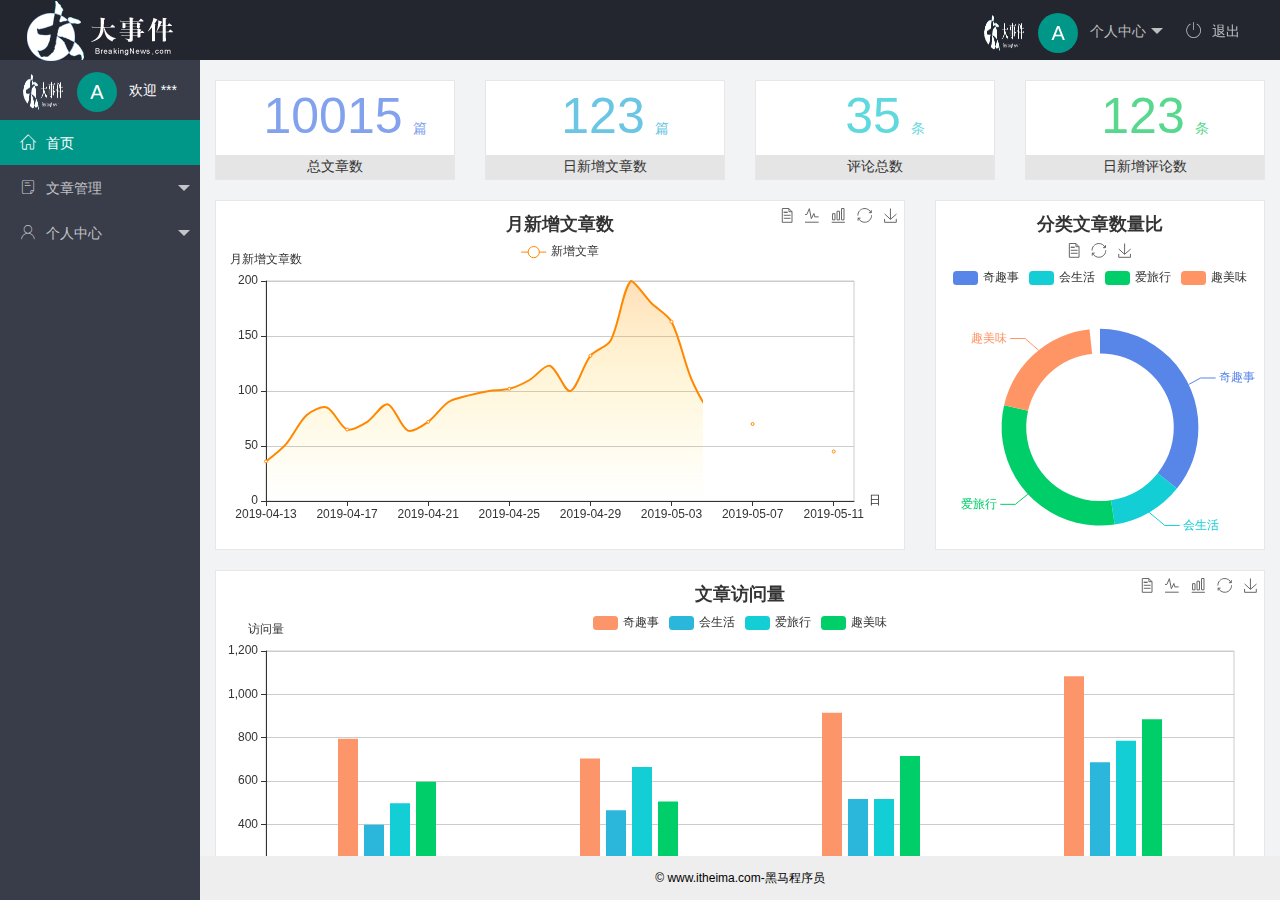
<file: index.html>
<!DOCTYPE html>
<html lang="en">

<head>
    <meta charset="UTF-8">
    <meta name="viewport" content="width=device-width, initial-scale=1.0">
    <title>Document</title>
    <link rel="stylesheet" href="/assets/lib/layui/css/layui.css">
    <link rel="stylesheet" href="/assets/fonts/iconfont.css">
    <link rel="stylesheet" href="/assets/css/index.css">
</head>

<body class="layui-layout-body">
    <div class="layui-layout layui-layout-admin">
        <div class="layui-header">
            <div class="layui-logo">
                <img src="/assets/images/logo.png" alt="">
            </div>
            <!-- 头部区域（可配合layui已有的水平导航） -->
            <ul class="layui-nav layui-layout-right">
                <li class="layui-nav-item">
                    <a href="javascript:;" class="userinfo">
                        <img src="/assets/images/logo.png" class="layui-nav-img">
                        <span class="text-avatar">A</span>
                        个人中心
                    </a>
                    <dl class="layui-nav-child">
                        <dd><a href="JavaScript:;">基本资料</a></dd>
                        <dd><a href="JavaScript:;">更换头像</a></dd>
                        <dd><a href="JavaScript:;">重置密码</a></dd>
                    </dl>
                </li>
                <li class="layui-nav-item"><a href="JavaScript:;" id="btnLogout"><span
                            class="iconfont icon-tuichu"></span>退出</a></li>
            </ul>
        </div>

        <div class="layui-side layui-bg-black">
            <div class="layui-side-scroll">
                <!-- 左侧导航区域（可配合layui已有的垂直导航） -->
                <ul class="layui-nav layui-nav-tree" lay-shrink="all">

                    <li class="userinfo">

                        <img src="/assets/images/logo.png" class="layui-nav-img">
                        <span class="text-avatar">A</span>
                        <span id="welcome">欢迎 ***</span>

                    </li>

                    <li class="layui-nav-item layui-this">
                        <a href="/home/dashboard.html" target="fm">
                            <span class="iconfont icon-home"></span>首页
                        </a>
                    </li>e

                    <li class="layui-nav-item">
                        <a class="" href="javascript:;"><span class="iconfont icon-16"></span>文章管理</a>
                        <dl class="layui-nav-child">
                            <dd><a href="/article/art_cate.html" target="fm"><i
                                        class="layui-icon layui-icon-app"></i>文章类别</a></dd>
                            <dd><a href="/article/art_list.html" target="fm"><i
                                        class="layui-icon layui-icon-app"></i>文章列表</a></dd>
                            <dd><a href="/article/art_pub.html" target="fm"><i
                                        class="layui-icon layui-icon-app"></i>发布文章</a></dd>
                        </dl>
                    </li>

                    <li class="layui-nav-item">
                        <a href="javascript:;">
                            <span class="iconfont icon-user"></span>个人中心
                        </a>
                        <dl class="layui-nav-child">
                            <dd>
                                <a href="/user/user_info.html" target="fm">
                                    <i class="layui-icon layui-icon-app"></i>基本资料
                                </a>
                            </dd>
                            <dd><a href="/user/user_avatar.html" target="fm"><i
                                        class="layui-icon layui-icon-app"></i>更换头像</a></dd>
                            <dd><a href="/user/user_pwd.html" target="fm"><i
                                        class="layui-icon layui-icon-app"></i>重置密码</a></dd>
                        </dl>
                    </li>
                </ul>
            </div>
        </div>

        <div class="layui-body">
            <!-- 内容主体区域 -->
            <iframe name='fm' src="/home/dashboard.html" frameborder="0"></iframe>
        </div>

        <div class="layui-footer">
            <!-- 底部固定区域 -->
            © www.itheima.com-黑马程序员
        </div>
    </div>
    <script src="/assets/lib/layui/layui.all.js"></script>
    <script src="/assets/lib/jquery.js"></script>
    <script src="/assets/js/baseAPI.js"></script>
    <script src="/assets/js/index.js"></script>
</body>

</html>
</file>
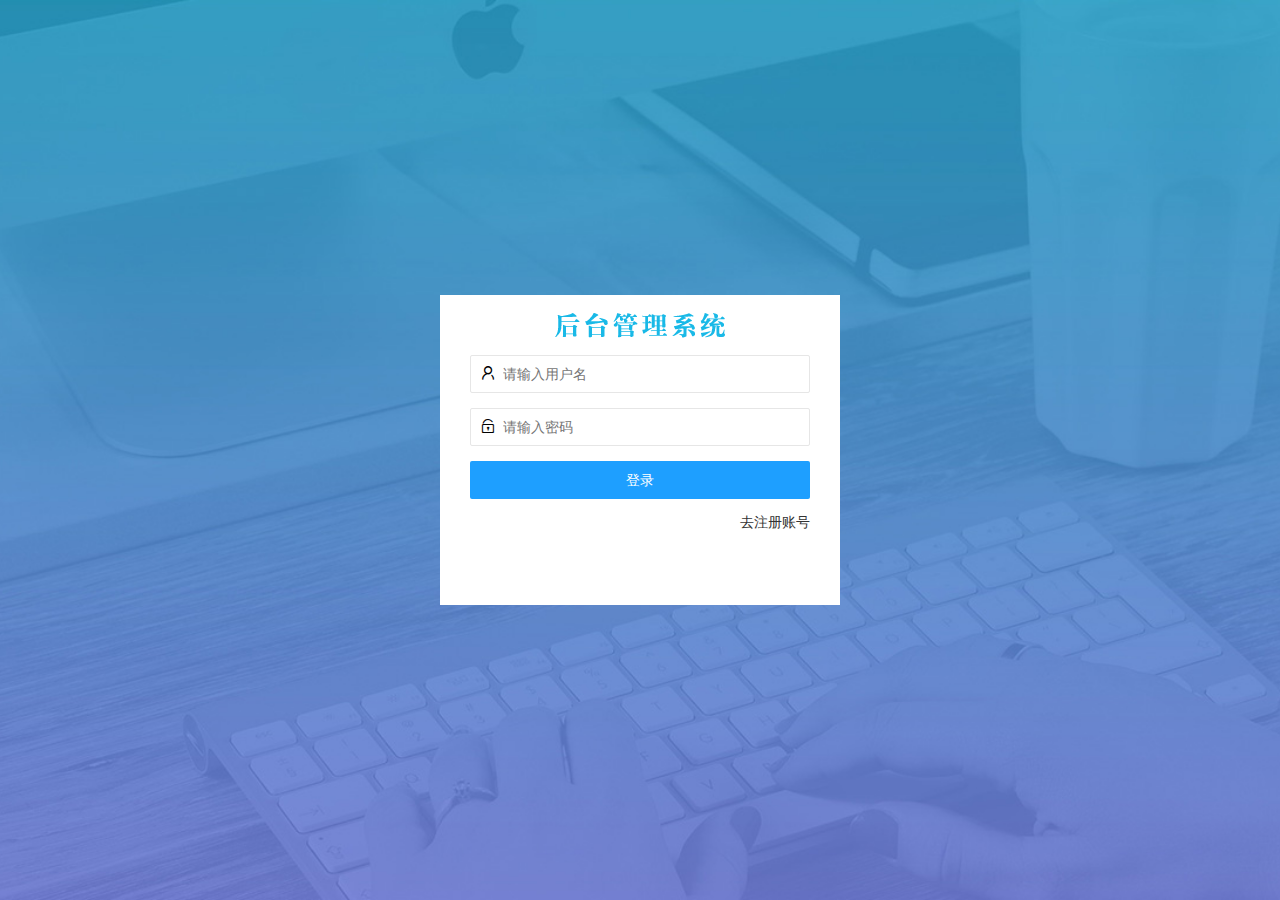
<file: login.html>
<!DOCTYPE html>
<html lang="en">

<head>
    <meta charset="UTF-8">
    <meta name="viewport" content="width=device-width, initial-scale=1.0">
    <title>Document</title>
    <link rel="stylesheet" href="assets/lib/layui/css/layui.css">
    <link rel="stylesheet" href="assets/css/login.css">
    <!-- 导入 Layui 的JS 文件 -->
    <script src="/assets/lib/layui/layui.all.js"></script>
    <!-- 导入 jquery js -->
    <script src="/assets/lib/jquery.js"></script>
    <!-- 导入自己封装的 baseAPI.js -->
    <script src="/assets/js/baseAPI.js"></script>
    <!-- 导入自己的js   -->
    <script src="/assets/js/login.js"></script>
</head>

<body>

    <!-- 登录注册区域 -->
    <div class="loginAndRegBox">
        <div class="title-box"></div>

        <!-- 登录的div -->
        <div class="login-box">
            <form class="layui-form" id='form_login'>
                <!-- 用户名 -->
                <div class="layui-form-item">
                    <i class="layui-icon layui-icon-username"></i>
                    <input type="text" name="username" required lay-verify="required" placeholder="请输入用户名"
                        autocomplete="off" class="layui-input">
                </div>


                <!-- 密码框 -->
                <div class="layui-form-item">
                    <i class="layui-icon layui-icon-password"></i>
                    <input type="password" name="password" required lay-verify="required|pwd" placeholder="请输入密码"
                        autocomplete="off" class="layui-input">
                </div>


                <!-- 登录按钮 -->
                <div class="layui-form-item">
                    <!-- 注意：表单按钮和普通按钮的区别，就是lay-submit属性 -->
                    <button class="layui-btn layui-btn-fluid layui-btn-normal" lay-submit>登录</button>
                </div>


                <div class="layui-form-item links">
                    <a href="javascript:;" id="link_reg">去注册账号</a>
                </div>
            </form>

        </div>

        <!-- 注册的div -->
        <div class="reg-box">
            <form class="layui-form" id="form_reg">
                <!-- 用户名 -->
                <div class="layui-form-item">
                    <i class="layui-icon layui-icon-username"></i>
                    <input type="text" name="username" required lay-verify="required" placeholder="请输入用户名"
                        autocomplete="off" class="layui-input">
                </div>


                <!-- 密码框 -->
                <div class="layui-form-item">
                    <i class="layui-icon layui-icon-password"></i>
                    <input type="password" name="password" required lay-verify="required|pwd" placeholder="请输入密码"
                        autocomplete="off" class="layui-input">
                </div>

                <!-- 密码确认框 -->
                <div class="layui-form-item">
                    <i class="layui-icon layui-icon-password"></i>
                    <input type="password" name="repassword" required lay-verify="required|pwd|repwd"
                        placeholder="再次确认密码" autocomplete="off" class="layui-input">
                </div>
                <!-- 注册按钮 -->
                <div class="layui-form-item">
                    <!-- 注意：表单按钮和普通按钮的区别，就是lay-submit属性 -->
                    <button class="layui-btn layui-btn-fluid layui-btn-normal" lay-submit>注册</button>
                </div>


                <div class="layui-form-item links">
                    <a href="javascript:;" id="link_login">去登录</a>
                </div>
            </form>
        </div>

    </div>

</body>

</html>
</file>
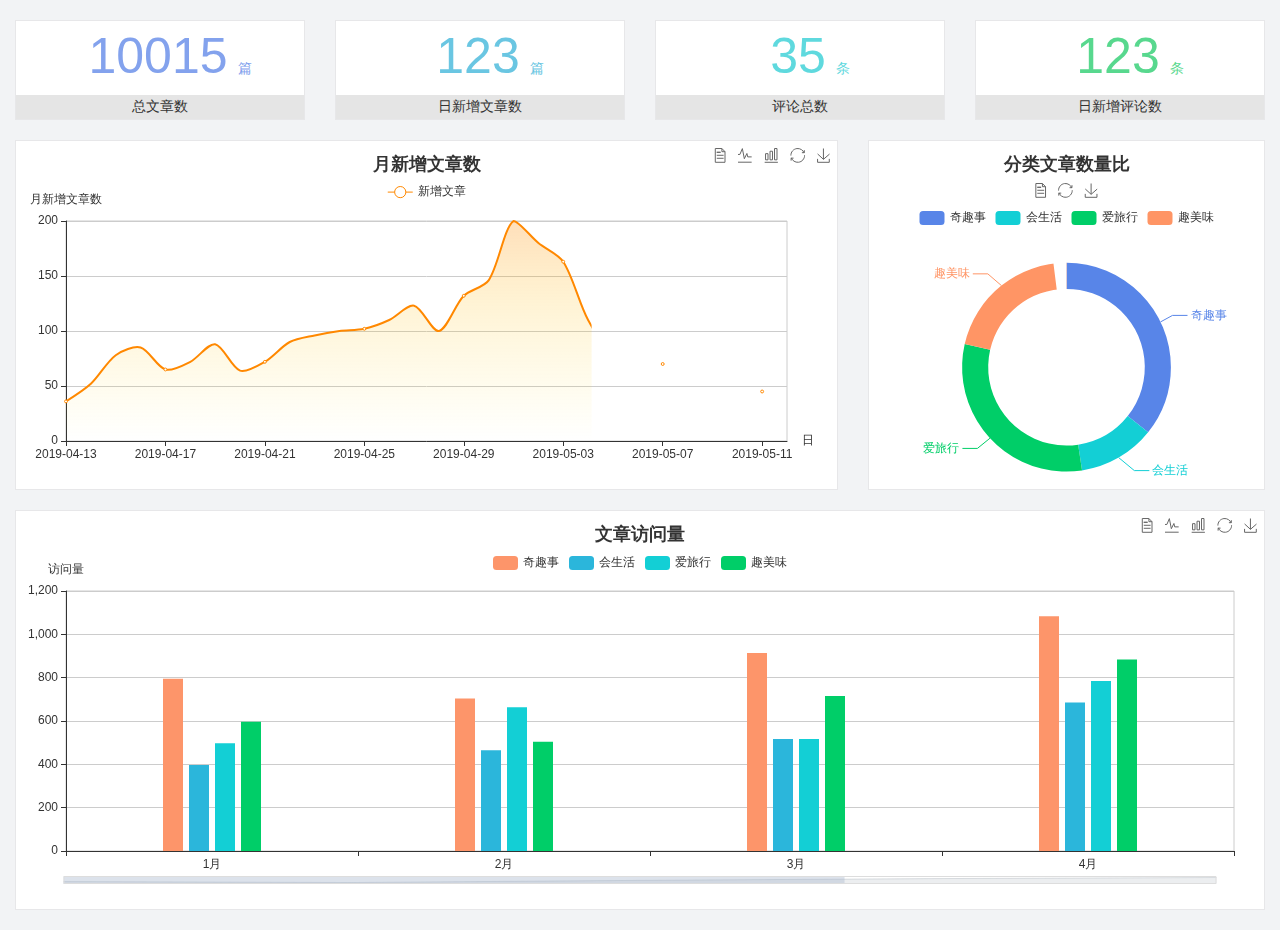
<file: home/dashboard.html>
<!DOCTYPE html>
<html lang="en">

<head>
  <meta charset="UTF-8">
  <meta name="viewport" content="width=device-width, initial-scale=1.0">
  <meta http-equiv="X-UA-Compatible" content="ie=edge">
  <title>图表统计</title>
  <link rel="stylesheet" href="../../assets/lib/bootstrap.css" />
  <link rel="stylesheet" href="../../assets/lib/main.css" />
  <script src="../../assets/lib/jquery.js"></script>
  <script type="text/javascript" src="../../assets/lib/echarts.min.js"></script>
</head>

<body>
  <div class="container-fluid">
    <div class="row spannel_list">
      <div class="col-sm-3 col-xs-6">
        <div class="spannel">
          <em>10015</em><span>篇</span>
          <b>总文章数</b>
        </div>
      </div>
      <div class="col-sm-3 col-xs-6">
        <div class="spannel scolor01">
          <em>123</em><span>篇</span>
          <b>日新增文章数</b>
        </div>
      </div>
      <div class="col-sm-3 col-xs-6">
        <div class="spannel scolor02">
          <em>35</em><span>条</span>
          <b>评论总数</b>
        </div>
      </div>
      <div class="col-sm-3 col-xs-6">
        <div class="spannel scolor03">
          <em>123</em><span>条</span>
          <b>日新增评论数</b>
        </div>
      </div>
    </div>
  </div>

  <div class="container-fluid">
    <div class="row curve-pie">
      <div class="col-lg-8 col-md-8">
        <div class="gragh_pannel" id="curve_show"></div>
      </div>
      <div class="col-lg-4 col-md-4">
        <div class="gragh_pannel" id="pie_show"></div>
      </div>
    </div>
  </div>

  <div class="container-fluid">
    <div class="column_pannel" id="column_show"></div>
  </div>

  <script>
    var oChart = echarts.init(document.getElementById('curve_show'));
    var aList_all = [
      { 'count': 36, 'date': '2019-04-13' },
      { 'count': 52, 'date': '2019-04-14' },
      { 'count': 78, 'date': '2019-04-15' },
      { 'count': 85, 'date': '2019-04-16' },
      { 'count': 65, 'date': '2019-04-17' },
      { 'count': 72, 'date': '2019-04-18' },
      { 'count': 88, 'date': '2019-04-19' },
      { 'count': 64, 'date': '2019-04-20' },
      { 'count': 72, 'date': '2019-04-21' },
      { 'count': 90, 'date': '2019-04-22' },
      { 'count': 96, 'date': '2019-04-23' },
      { 'count': 100, 'date': '2019-04-24' },
      { 'count': 102, 'date': '2019-04-25' },
      { 'count': 110, 'date': '2019-04-26' },
      { 'count': 123, 'date': '2019-04-27' },
      { 'count': 100, 'date': '2019-04-28' },
      { 'count': 132, 'date': '2019-04-29' },
      { 'count': 146, 'date': '2019-04-30' },
      { 'count': 200, 'date': '2019-05-01' },
      { 'count': 180, 'date': '2019-05-02' },
      { 'count': 163, 'date': '2019-05-03' },
      { 'count': 110, 'date': '2019-05-04' },
      { 'count': 80, 'date': '2019-05-05' },
      { 'count': 82, 'date': '2019-05-06' },
      { 'count': 70, 'date': '2019-05-07' },
      { 'count': 65, 'date': '2019-05-08' },
      { 'count': 54, 'date': '2019-05-09' },
      { 'count': 40, 'date': '2019-05-10' },
      { 'count': 45, 'date': '2019-05-11' },
      { 'count': 38, 'date': '2019-05-12' },
    ];

    let aCount = [];
    let aDate = [];

    for (var i = 0; i < aList_all.length; i++) {
      aCount.push(aList_all[i].count);
      aDate.push(aList_all[i].date);
    }

    var chartopt = {
      title: {
        text: '月新增文章数',
        left: 'center',
        top: '10'
      },
      tooltip: {
        trigger: 'axis'
      },
      legend: {
        data: ['新增文章'],
        top: '40'
      },
      toolbox: {
        show: true,
        feature: {
          mark: { show: true },
          dataView: { show: true, readOnly: false },
          magicType: { show: true, type: ['line', 'bar'] },
          restore: { show: true },
          saveAsImage: { show: true }
        }
      },
      calculable: true,
      xAxis: [
        {
          name: '日',
          type: 'category',
          boundaryGap: false,
          data: aDate
        }
      ],
      yAxis: [
        {
          name: '月新增文章数',
          type: 'value'
        }
      ],
      series: [
        {
          name: '新增文章',
          type: 'line',
          smooth: true,
          itemStyle: { normal: { areaStyle: { type: 'default' }, color: '#f80' }, lineStyle: { color: '#f80' } },
          data: aCount
        }],
      areaStyle: {
        normal: {
          color: new echarts.graphic.LinearGradient(0, 0, 0, 1, [{
            offset: 0,
            color: 'rgba(255,136,0,0.39)'
          }, {
            offset: .34,
            color: 'rgba(255,180,0,0.25)'
          }, {
            offset: 1,
            color: 'rgba(255,222,0,0.00)'
          }])

        }
      },
      grid: {
        show: true,
        x: 50,
        x2: 50,
        y: 80,
        height: 220
      }
    };

    oChart.setOption(chartopt);


    var oPie = echarts.init(document.getElementById('pie_show'));
    var oPieopt =
    {
      title: {
        top: 10,
        text: '分类文章数量比',
        x: 'center'
      },
      tooltip: {
        trigger: 'item',
        formatter: "{a} <br/>{b} : {c} ({d}%)"
      },
      color: ['#5885e8', '#13cfd5', '#00ce68', '#ff9565'],
      legend: {
        x: 'center',
        top: 65,
        data: ['奇趣事', '会生活', '爱旅行', '趣美味']
      },
      toolbox: {
        show: true,
        x: 'center',
        top: 35,
        feature: {
          mark: { show: true },
          dataView: { show: true, readOnly: false },
          magicType: {
            show: true,
            type: ['pie', 'funnel'],
            option: {
              funnel: {
                x: '25%',
                width: '50%',
                funnelAlign: 'left',
                max: 1548
              }
            }
          },
          restore: { show: true },
          saveAsImage: { show: true }
        }
      },
      calculable: true,
      series: [
        {
          name: '访问来源',
          type: 'pie',
          radius: ['45%', '60%'],
          center: ['50%', '65%'],
          data: [
            { value: 300, name: '奇趣事' },
            { value: 100, name: '会生活' },
            { value: 260, name: '爱旅行' },
            { value: 180, name: '趣美味' }
          ]
        }
      ]
    };
    oPie.setOption(oPieopt);



    var oColumn = this.echarts.init(document.getElementById('column_show'));
    var oColumnopt =
    {
      title: {
        text: '文章访问量',
        left: 'center',
        top: '10'
      },
      tooltip: {
        trigger: 'axis'
      },
      legend: {
        data: ['奇趣事', '会生活', '爱旅行', '趣美味'],
        top: '40'
      },
      toolbox: {
        show: true,
        feature: {
          mark: { show: true },
          dataView: { show: true, readOnly: false },
          magicType: { show: true, type: ['line', 'bar'] },
          restore: { show: true },
          saveAsImage: { show: true }
        }
      },
      calculable: true,
      xAxis: [
        {
          type: 'category',
          data: ['1月', '2月', '3月', '4月', '5月']
        }
      ],
      yAxis: [
        {
          name: '访问量',
          type: 'value'
        }
      ],
      series: [
        {
          name: '奇趣事',
          type: 'bar',
          barWidth: 20,
          itemStyle: {
            normal: { areaStyle: { type: 'default' }, color: '#fd956a' }
          },
          data: [800, 708, 920, 1090, 1200]
        },
        {
          name: '会生活',
          type: 'bar',
          barWidth: 20,
          itemStyle: {
            normal: { areaStyle: { type: 'default' }, color: '#2bb6db' }
          },
          data: [400, 468, 520, 690, 800]
        },
        {
          name: '爱旅行',
          type: 'bar',
          barWidth: 20,
          itemStyle: {
            normal: { areaStyle: { type: 'default' }, color: '#13cfd5' }
          },
          data: [500, 668, 520, 790, 900]
        },
        {
          name: '趣美味',
          type: 'bar',
          barWidth: 20,
          itemStyle: {
            normal: { areaStyle: { type: 'default' }, color: '#00ce68' }
          },
          data: [600, 508, 720, 890, 1000]
        }
      ],
      grid: {
        show: true,
        x: 50,
        x2: 30,
        y: 80,
        height: 260
      },
      dataZoom: [//给x轴设置滚动条
        {
          start: 0,//默认为0
          end: 100 - 1000 / 31,//默认为100
          type: 'slider',
          show: true,
          xAxisIndex: [0],
          handleSize: 0,//滑动条的 左右2个滑动条的大小
          height: 8,//组件高度
          left: 45, //左边的距离
          right: 50,//右边的距离
          bottom: 26,//右边的距离
          handleColor: '#ddd',//h滑动图标的颜色
          handleStyle: {
            borderColor: "#cacaca",
            borderWidth: "1",
            shadowBlur: 2,
            background: "#ddd",
            shadowColor: "#ddd",
          }
        }]
    };
    oColumn.setOption(oColumnopt);
  </script>
</body>

</html>
</file>
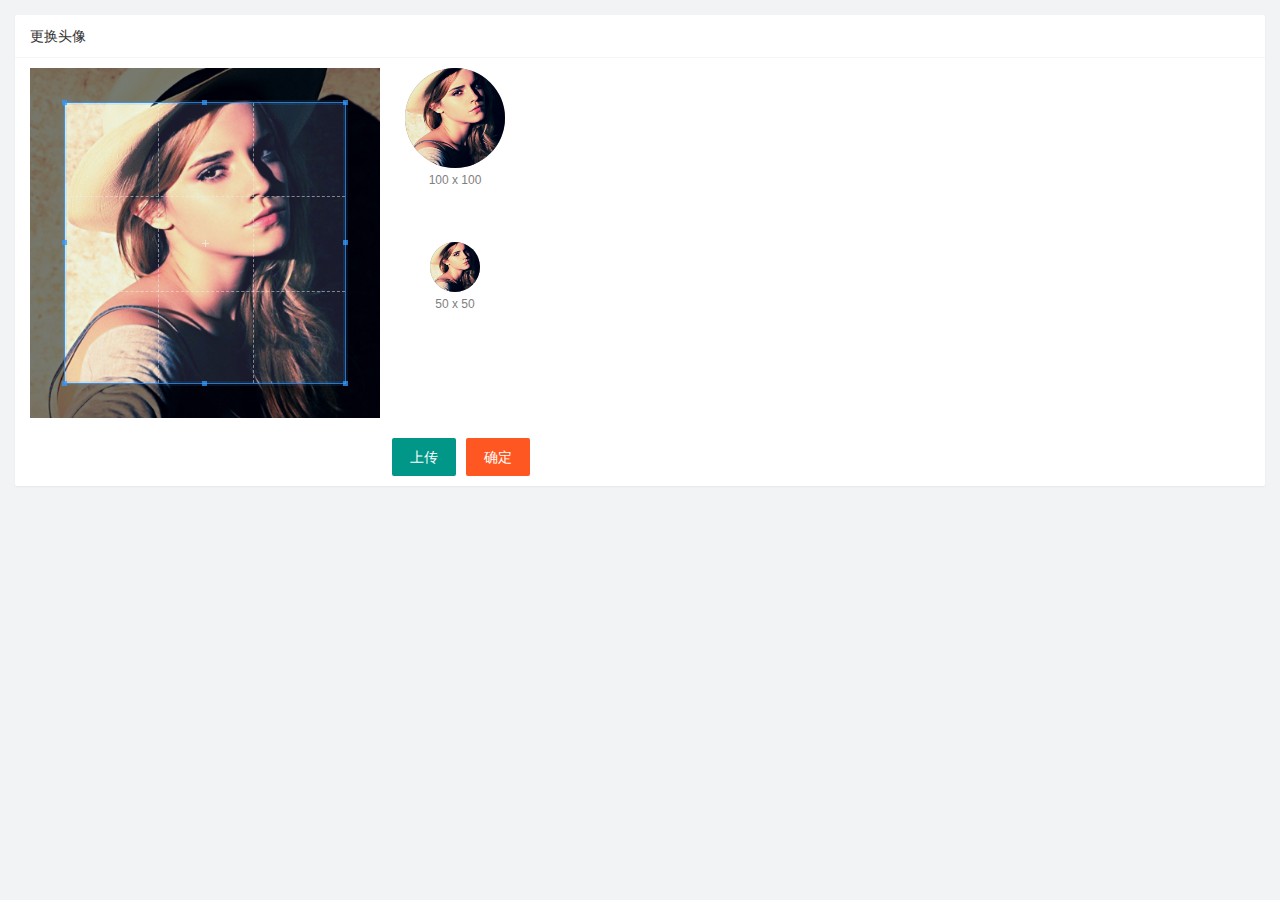
<file: user/user_avatar.html>
<!DOCTYPE html>
<html lang="en">

<head>
    <meta charset="UTF-8" />
    <meta name="viewport" content="width=device-width, initial-scale=1.0" />
    <title>Document</title>
    <link rel="stylesheet" href="/assets/lib/layui/css/layui.css" />
    <link rel="stylesheet" href="/assets/lib/cropper/cropper.css" />
    <link rel="stylesheet" href="/assets/css/user/user_avatar.css" />
</head>

<body>
    <!-- 卡片区域 -->
    <div class="layui-card">
        <div class="layui-card-header">更换头像</div>
        <div class="layui-card-body">
            <!-- 第一行的图片裁剪和预览区域 -->
            <div class="row1">
                <!-- 图片裁剪区域 -->
                <div class="cropper-box">
                    <!-- 这个 img 标签很重要，将来会把它初始化为裁剪区域 -->
                    <img id="image" src="/assets/images/sample.jpg" />
                </div>
                <!-- 图片的预览区域 -->
                <div class="preview-box">
                    <div>
                        <!-- 宽高为 100px 的预览区域 -->
                        <div class="img-preview w100"></div>
                        <p class="size">100 x 100</p>
                    </div>
                    <div>
                        <!-- 宽高为 50px 的预览区域 -->
                        <div class="img-preview w50"></div>
                        <p class="size">50 x 50</p>
                    </div>
                </div>
            </div>

            <!-- 第二行的按钮区域 -->
            <div class="row2">
                <!-- 通过 accept 属性，可以指定，允许用户选择什么类型的文件 -->
                <input type="file" id="file" accept="image/png,image/jpeg" />
                <button type="button" class="layui-btn" id="btnChooseImage">上传</button>
                <button type="button" class="layui-btn layui-btn-danger" id="btnUpload">确定</button>
            </div>
        </div>
    </div>

    <script src="/assets/lib/layui/layui.all.js"></script>
    <script src="/assets/lib/jquery.js"></script>
    <script src="/assets/lib/cropper/Cropper.js"></script>
    <script src="/assets/lib/cropper/jquery-cropper.js"></script>
    <script src="/assets/js/baseAPI.js"></script>
    <script src="/assets/js/user/user_avatar.js"></script>
</body>

</html>
</file>
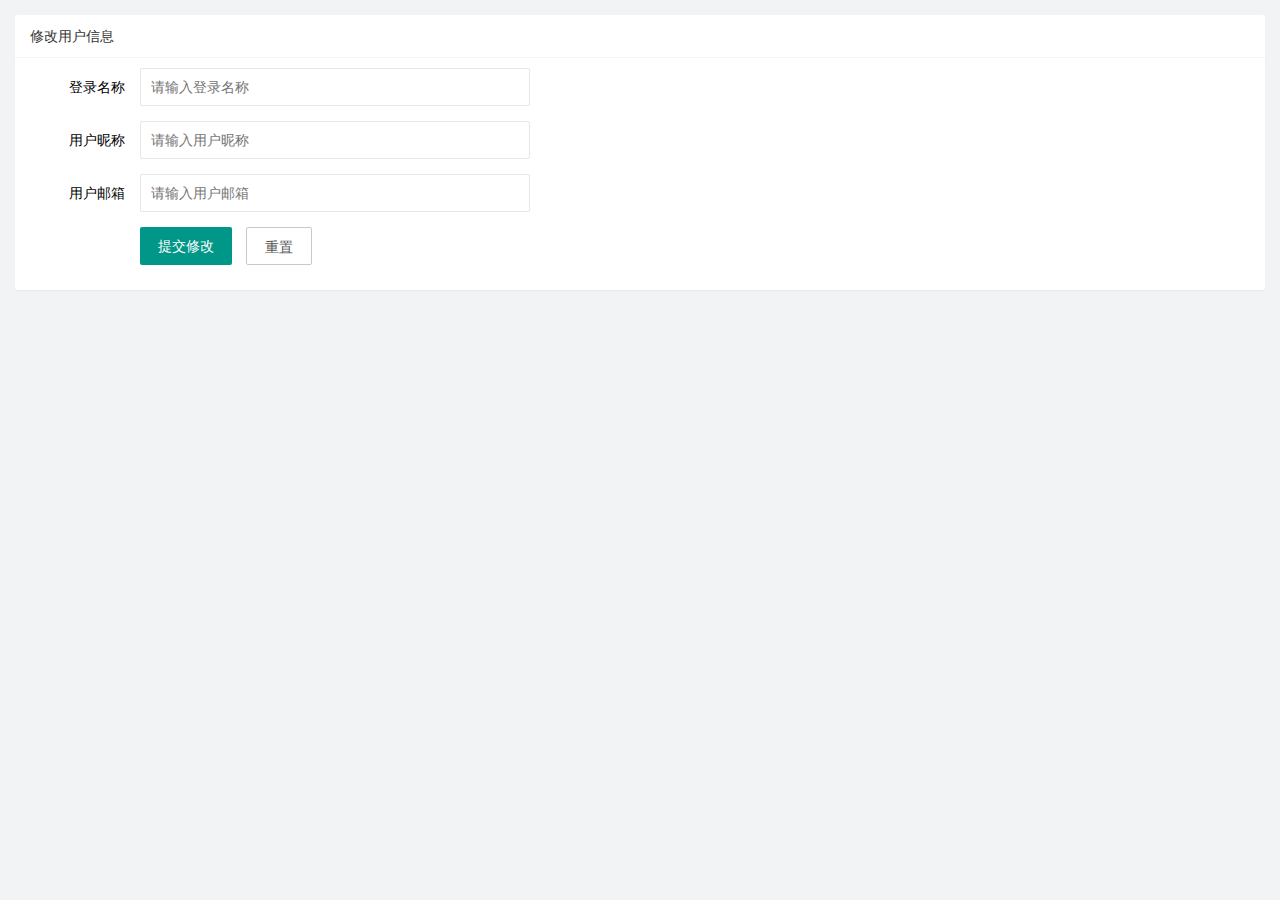
<file: user/user_info.html>
<!DOCTYPE html>
<html lang="en">

<head>
    <meta charset="UTF-8">
    <meta name="viewport" content="width=device-width, initial-scale=1.0">
    <title>Document</title>
    <link rel="stylesheet" href="/assets/lib/layui/css/layui.css">
    <link rel="stylesheet" href="/assets/css/user/user_info.css">
</head>

<body>
    <div class="layui-card">
        <div class="layui-card-header">修改用户信息</div>
        <div class="layui-card-body">
            <!-- form 表单区域 -->
            <form class="layui-form" lay-filter="formUserInfo">
                <!-- 这是隐藏域 -->
                <input type="hidden" name="id" value="">
                <div class="layui-form-item">
                    <label class="layui-form-label">登录名称</label>
                    <div class="layui-input-block">
                        <input type="text" name="username" required lay-verify="required" placeholder="请输入登录名称"
                            autocomplete="off" class="layui-input" readonly>
                    </div>
                </div>
                <div class="layui-form-item">
                    <label class="layui-form-label">用户昵称</label>
                    <div class="layui-input-block">
                        <input type="text" name="nickname" required lay-verify="required|nickname" placeholder="请输入用户昵称"
                            autocomplete="off" class="layui-input">
                    </div>
                </div>
                <div class="layui-form-item">
                    <label class="layui-form-label">用户邮箱</label>
                    <div class="layui-input-block">
                        <input type="text" name="email" required lay-verify="required|email" placeholder="请输入用户邮箱"
                            autocomplete="off" class="layui-input">
                    </div>
                </div>
                <div class="layui-form-item">
                    <div class="layui-input-block">
                        <button class="layui-btn" lay-submit lay-filter="formDemo">提交修改</button>
                        <button type="reset" class="layui-btn layui-btn-primary" id="btnReset">重置</button>
                    </div>
                </div>
            </form>
        </div>
    </div>

    <script src="/assets/lib/layui/layui.all.js"></script>
    <script src="/assets/lib/jquery.js"></script>
    <script src="/assets/js/baseAPI.js"></script>
    <script src="/assets/js/user/user_info.js"></script>
</body>

</html>
</file>
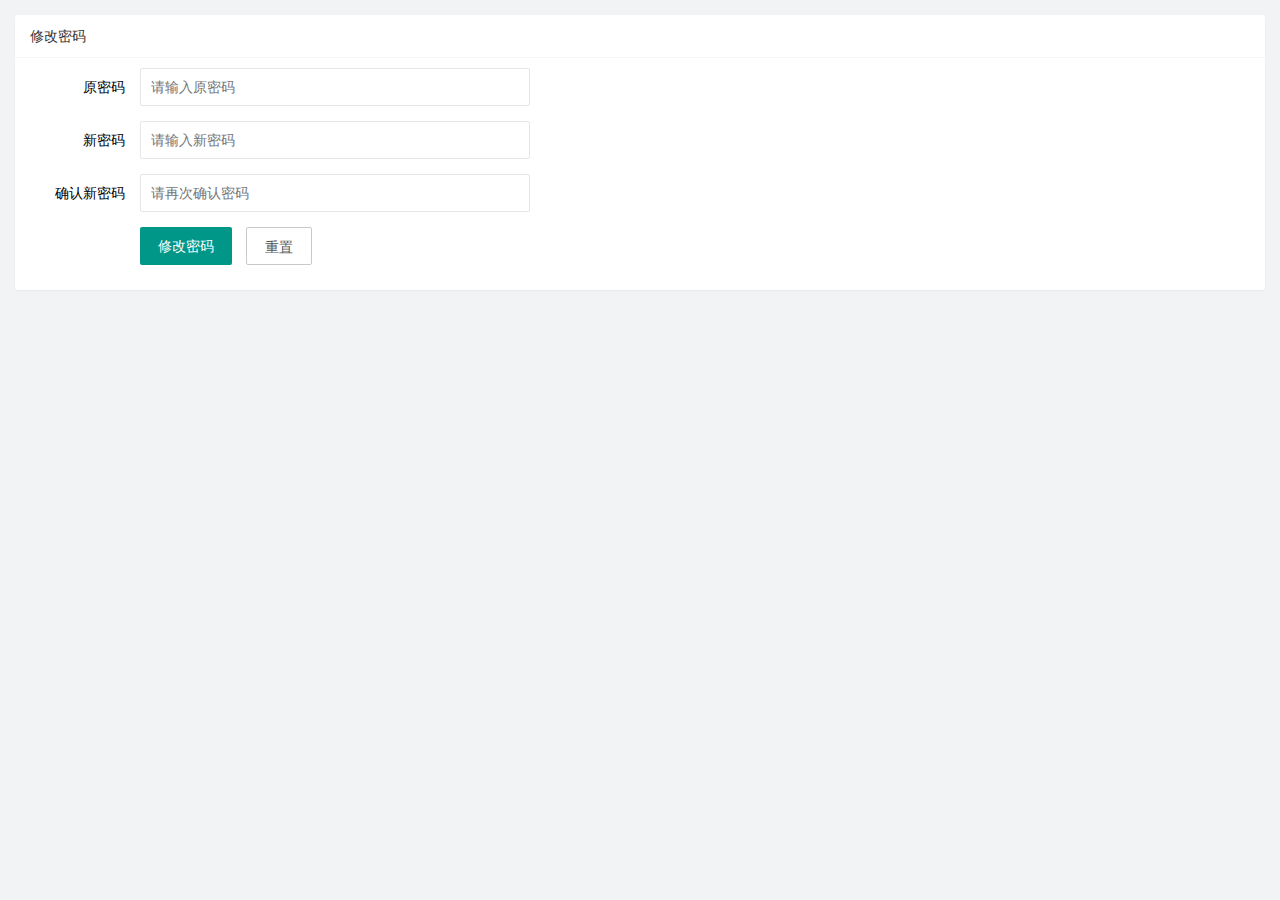
<file: user/user_pwd.html>
<!DOCTYPE html>
<html lang="en">

<head>
    <meta charset="UTF-8">
    <meta name="viewport" content="width=device-width, initial-scale=1.0">
    <title>Document</title>
    <link rel="stylesheet" href="/assets/lib/layui/css/layui.css">
    <link rel="stylesheet" href="/assets/css/user/user_pwd.css">
</head>

<body>
    <div class="layui-card">
        <div class="layui-card-header">修改密码</div>
        <div class="layui-card-body">
            <!-- form 表单区域 -->
            <form class="layui-form" action="">
                <div class="layui-form-item">
                    <label class="layui-form-label">原密码</label>
                    <div class="layui-input-block">
                        <input type="password" name="oldPwd" required lay-verify="required|pwd" placeholder="请输入原密码"
                            autocomplete="off" class="layui-input">
                    </div>
                </div>
                <div class="layui-form-item">
                    <label class="layui-form-label">新密码</label>
                    <div class="layui-input-block">
                        <input type="password" name="newPwd" required lay-verify="required|pwd|samePwd"
                            placeholder="请输入新密码" autocomplete="off" class="layui-input">
                    </div>
                </div>
                <div class="layui-form-item">
                    <label class="layui-form-label">确认新密码</label>
                    <div class="layui-input-block">
                        <input type="password" name="rePwd" required lay-verify="required|pwd|rePwd"
                            placeholder="请再次确认密码" autocomplete="off" class="layui-input">
                    </div>
                </div>
                <div class="layui-form-item">
                    <div class="layui-input-block">
                        <button class="layui-btn" lay-submit lay-filter="formDemo">修改密码</button>
                        <button type="reset" class="layui-btn layui-btn-primary">重置</button>
                    </div>
                </div>
            </form>
        </div>
    </div>
    <script src="/assets/lib/layui/layui.all.js"></script>
    <script src="/assets/lib/jquery.js"></script>
    <script src="/assets/js/baseAPI.js"></script>
    <script src="/assets/js/user/user_pwd.js"></script>
</body>

</html>
</file>
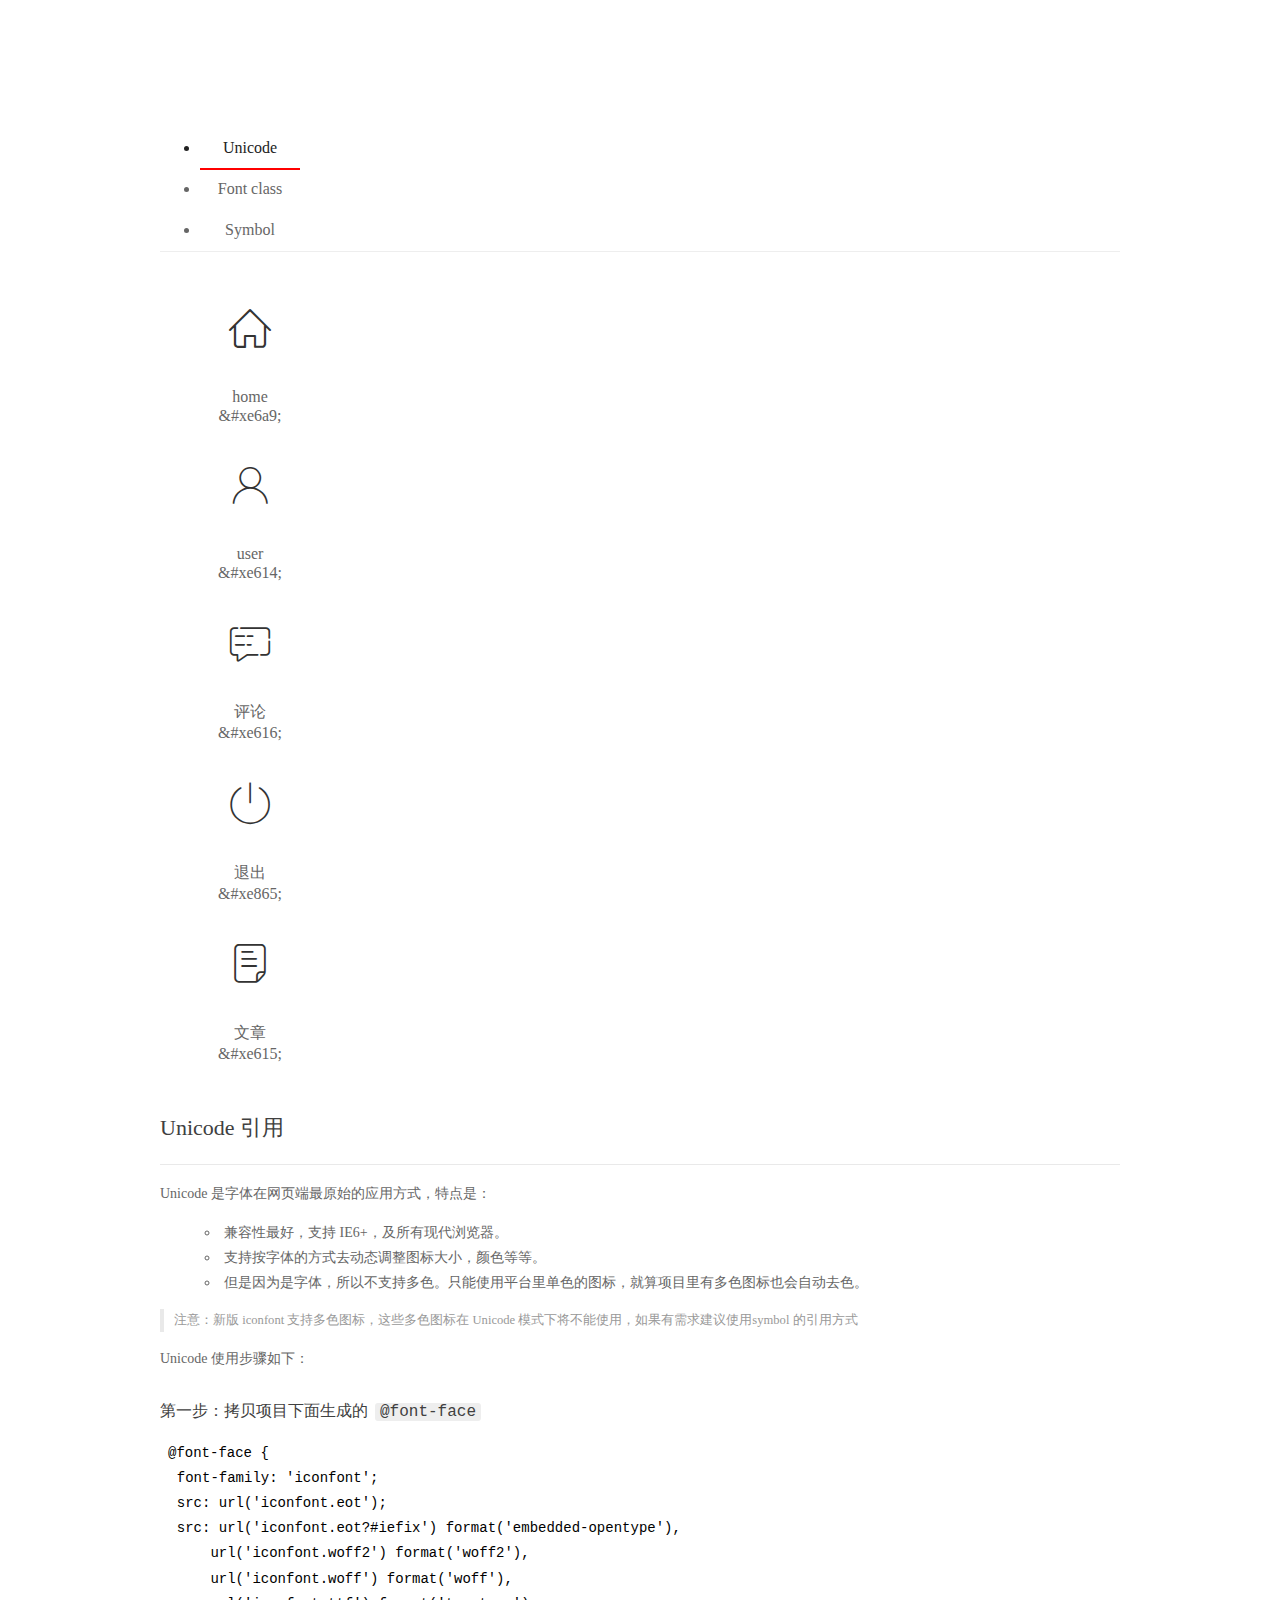
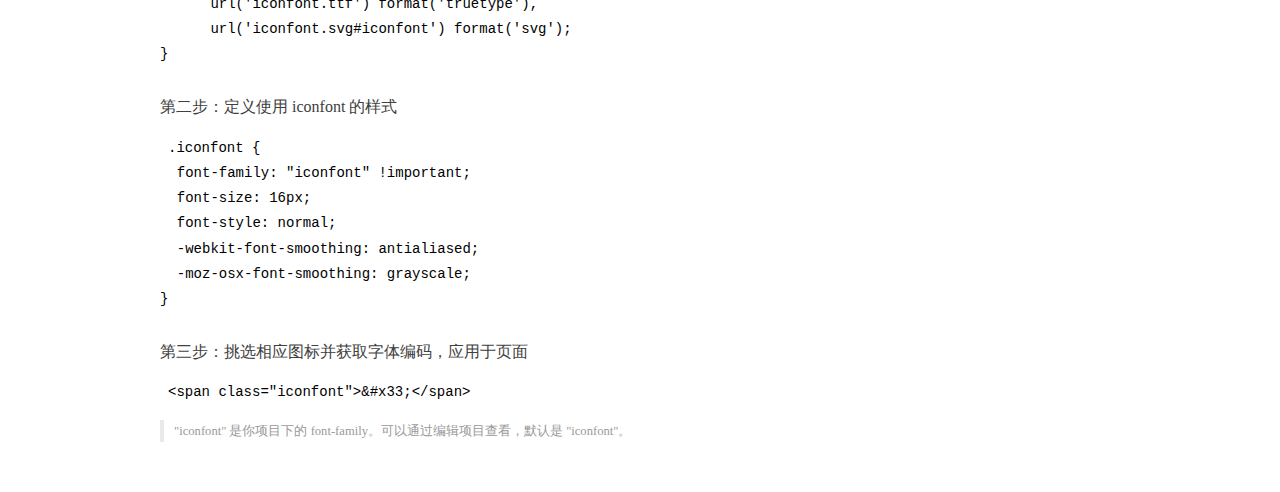
<file: assets/fonts/demo_index.html>
<!DOCTYPE html>
<html>
<head>
  <meta charset="utf-8"/>
  <title>IconFont Demo</title>
  <link rel="shortcut icon" href="https://gtms04.alicdn.com/tps/i4/TB1_oz6GVXXXXaFXpXXJDFnIXXX-64-64.ico" type="image/x-icon"/>
  <link rel="stylesheet" href="https://g.alicdn.com/thx/cube/1.3.2/cube.min.css">
  <link rel="stylesheet" href="demo.css">
  <link rel="stylesheet" href="iconfont.css">
  <script src="iconfont.js"></script>
  <!-- jQuery -->
  <script src="https://a1.alicdn.com/oss/uploads/2018/12/26/7bfddb60-08e8-11e9-9b04-53e73bb6408b.js"></script>
  <!-- 代码高亮 -->
  <script src="https://a1.alicdn.com/oss/uploads/2018/12/26/a3f714d0-08e6-11e9-8a15-ebf944d7534c.js"></script>
</head>
<body>
  <div class="main">
    <h1 class="logo"><a href="https://www.iconfont.cn/" title="iconfont 首页" target="_blank">&#xe86b;</a></h1>
    <div class="nav-tabs">
      <ul id="tabs" class="dib-box">
        <li class="dib active"><span>Unicode</span></li>
        <li class="dib"><span>Font class</span></li>
        <li class="dib"><span>Symbol</span></li>
      </ul>
      
    </div>
    <div class="tab-container">
      <div class="content unicode" style="display: block;">
          <ul class="icon_lists dib-box">
          
            <li class="dib">
              <span class="icon iconfont">&#xe6a9;</span>
                <div class="name">home</div>
                <div class="code-name">&amp;#xe6a9;</div>
              </li>
          
            <li class="dib">
              <span class="icon iconfont">&#xe614;</span>
                <div class="name">user</div>
                <div class="code-name">&amp;#xe614;</div>
              </li>
          
            <li class="dib">
              <span class="icon iconfont">&#xe616;</span>
                <div class="name">评论</div>
                <div class="code-name">&amp;#xe616;</div>
              </li>
          
            <li class="dib">
              <span class="icon iconfont">&#xe865;</span>
                <div class="name">退出</div>
                <div class="code-name">&amp;#xe865;</div>
              </li>
          
            <li class="dib">
              <span class="icon iconfont">&#xe615;</span>
                <div class="name">文章</div>
                <div class="code-name">&amp;#xe615;</div>
              </li>
          
          </ul>
          <div class="article markdown">
          <h2 id="unicode-">Unicode 引用</h2>
          <hr>

          <p>Unicode 是字体在网页端最原始的应用方式，特点是：</p>
          <ul>
            <li>兼容性最好，支持 IE6+，及所有现代浏览器。</li>
            <li>支持按字体的方式去动态调整图标大小，颜色等等。</li>
            <li>但是因为是字体，所以不支持多色。只能使用平台里单色的图标，就算项目里有多色图标也会自动去色。</li>
          </ul>
          <blockquote>
            <p>注意：新版 iconfont 支持多色图标，这些多色图标在 Unicode 模式下将不能使用，如果有需求建议使用symbol 的引用方式</p>
          </blockquote>
          <p>Unicode 使用步骤如下：</p>
          <h3 id="-font-face">第一步：拷贝项目下面生成的 <code>@font-face</code></h3>
<pre><code class="language-css"
>@font-face {
  font-family: 'iconfont';
  src: url('iconfont.eot');
  src: url('iconfont.eot?#iefix') format('embedded-opentype'),
      url('iconfont.woff2') format('woff2'),
      url('iconfont.woff') format('woff'),
      url('iconfont.ttf') format('truetype'),
      url('iconfont.svg#iconfont') format('svg');
}
</code></pre>
          <h3 id="-iconfont-">第二步：定义使用 iconfont 的样式</h3>
<pre><code class="language-css"
>.iconfont {
  font-family: "iconfont" !important;
  font-size: 16px;
  font-style: normal;
  -webkit-font-smoothing: antialiased;
  -moz-osx-font-smoothing: grayscale;
}
</code></pre>
          <h3 id="-">第三步：挑选相应图标并获取字体编码，应用于页面</h3>
<pre>
<code class="language-html"
>&lt;span class="iconfont"&gt;&amp;#x33;&lt;/span&gt;
</code></pre>
          <blockquote>
            <p>"iconfont" 是你项目下的 font-family。可以通过编辑项目查看，默认是 "iconfont"。</p>
          </blockquote>
          </div>
      </div>
      <div class="content font-class">
        <ul class="icon_lists dib-box">
          
          <li class="dib">
            <span class="icon iconfont icon-home"></span>
            <div class="name">
              home
            </div>
            <div class="code-name">.icon-home
            </div>
          </li>
          
          <li class="dib">
            <span class="icon iconfont icon-user"></span>
            <div class="name">
              user
            </div>
            <div class="code-name">.icon-user
            </div>
          </li>
          
          <li class="dib">
            <span class="icon iconfont icon-pinglun"></span>
            <div class="name">
              评论
            </div>
            <div class="code-name">.icon-pinglun
            </div>
          </li>
          
          <li class="dib">
            <span class="icon iconfont icon-tuichu"></span>
            <div class="name">
              退出
            </div>
            <div class="code-name">.icon-tuichu
            </div>
          </li>
          
          <li class="dib">
            <span class="icon iconfont icon-16"></span>
            <div class="name">
              文章
            </div>
            <div class="code-name">.icon-16
            </div>
          </li>
          
        </ul>
        <div class="article markdown">
        <h2 id="font-class-">font-class 引用</h2>
        <hr>

        <p>font-class 是 Unicode 使用方式的一种变种，主要是解决 Unicode 书写不直观，语意不明确的问题。</p>
        <p>与 Unicode 使用方式相比，具有如下特点：</p>
        <ul>
          <li>兼容性良好，支持 IE8+，及所有现代浏览器。</li>
          <li>相比于 Unicode 语意明确，书写更直观。可以很容易分辨这个 icon 是什么。</li>
          <li>因为使用 class 来定义图标，所以当要替换图标时，只需要修改 class 里面的 Unicode 引用。</li>
          <li>不过因为本质上还是使用的字体，所以多色图标还是不支持的。</li>
        </ul>
        <p>使用步骤如下：</p>
        <h3 id="-fontclass-">第一步：引入项目下面生成的 fontclass 代码：</h3>
<pre><code class="language-html">&lt;link rel="stylesheet" href="./iconfont.css"&gt;
</code></pre>
        <h3 id="-">第二步：挑选相应图标并获取类名，应用于页面：</h3>
<pre><code class="language-html">&lt;span class="iconfont icon-xxx"&gt;&lt;/span&gt;
</code></pre>
        <blockquote>
          <p>"
            iconfont" 是你项目下的 font-family。可以通过编辑项目查看，默认是 "iconfont"。</p>
        </blockquote>
      </div>
      </div>
      <div class="content symbol">
          <ul class="icon_lists dib-box">
          
            <li class="dib">
                <svg class="icon svg-icon" aria-hidden="true">
                  <use xlink:href="#icon-home"></use>
                </svg>
                <div class="name">home</div>
                <div class="code-name">#icon-home</div>
            </li>
          
            <li class="dib">
                <svg class="icon svg-icon" aria-hidden="true">
                  <use xlink:href="#icon-user"></use>
                </svg>
                <div class="name">user</div>
                <div class="code-name">#icon-user</div>
            </li>
          
            <li class="dib">
                <svg class="icon svg-icon" aria-hidden="true">
                  <use xlink:href="#icon-pinglun"></use>
                </svg>
                <div class="name">评论</div>
                <div class="code-name">#icon-pinglun</div>
            </li>
          
            <li class="dib">
                <svg class="icon svg-icon" aria-hidden="true">
                  <use xlink:href="#icon-tuichu"></use>
                </svg>
                <div class="name">退出</div>
                <div class="code-name">#icon-tuichu</div>
            </li>
          
            <li class="dib">
                <svg class="icon svg-icon" aria-hidden="true">
                  <use xlink:href="#icon-16"></use>
                </svg>
                <div class="name">文章</div>
                <div class="code-name">#icon-16</div>
            </li>
          
          </ul>
          <div class="article markdown">
          <h2 id="symbol-">Symbol 引用</h2>
          <hr>

          <p>这是一种全新的使用方式，应该说这才是未来的主流，也是平台目前推荐的用法。相关介绍可以参考这篇<a href="">文章</a>
            这种用法其实是做了一个 SVG 的集合，与另外两种相比具有如下特点：</p>
          <ul>
            <li>支持多色图标了，不再受单色限制。</li>
            <li>通过一些技巧，支持像字体那样，通过 <code>font-size</code>, <code>color</code> 来调整样式。</li>
            <li>兼容性较差，支持 IE9+，及现代浏览器。</li>
            <li>浏览器渲染 SVG 的性能一般，还不如 png。</li>
          </ul>
          <p>使用步骤如下：</p>
          <h3 id="-symbol-">第一步：引入项目下面生成的 symbol 代码：</h3>
<pre><code class="language-html">&lt;script src="./iconfont.js"&gt;&lt;/script&gt;
</code></pre>
          <h3 id="-css-">第二步：加入通用 CSS 代码（引入一次就行）：</h3>
<pre><code class="language-html">&lt;style&gt;
.icon {
  width: 1em;
  height: 1em;
  vertical-align: -0.15em;
  fill: currentColor;
  overflow: hidden;
}
&lt;/style&gt;
</code></pre>
          <h3 id="-">第三步：挑选相应图标并获取类名，应用于页面：</h3>
<pre><code class="language-html">&lt;svg class="icon" aria-hidden="true"&gt;
  &lt;use xlink:href="#icon-xxx"&gt;&lt;/use&gt;
&lt;/svg&gt;
</code></pre>
          </div>
      </div>

    </div>
  </div>
  <script>
  $(document).ready(function () {
      $('.tab-container .content:first').show()

      $('#tabs li').click(function (e) {
        var tabContent = $('.tab-container .content')
        var index = $(this).index()

        if ($(this).hasClass('active')) {
          return
        } else {
          $('#tabs li').removeClass('active')
          $(this).addClass('active')

          tabContent.hide().eq(index).fadeIn()
        }
      })
    })
  </script>
</body>
</html>
</file>
<file: assets/lib/layui/css/layui.css>
/** layui-v2.5.5 MIT License By https://www.layui.com */
 .layui-inline,img{display:inline-block;vertical-align:middle}h1,h2,h3,h4,h5,h6{font-weight:400}.layui-edge,.layui-header,.layui-inline,.layui-main{position:relative}.layui-body,.layui-edge,.layui-elip{overflow:hidden}.layui-btn,.layui-edge,.layui-inline,img{vertical-align:middle}.layui-btn,.layui-disabled,.layui-icon,.layui-unselect{-moz-user-select:none;-webkit-user-select:none;-ms-user-select:none}.layui-elip,.layui-form-checkbox span,.layui-form-pane .layui-form-label{text-overflow:ellipsis;white-space:nowrap}.layui-breadcrumb,.layui-tree-btnGroup{visibility:hidden}blockquote,body,button,dd,div,dl,dt,form,h1,h2,h3,h4,h5,h6,input,li,ol,p,pre,td,textarea,th,ul{margin:0;padding:0;-webkit-tap-highlight-color:rgba(0,0,0,0)}a:active,a:hover{outline:0}img{border:none}li{list-style:none}table{border-collapse:collapse;border-spacing:0}h4,h5,h6{font-size:100%}button,input,optgroup,option,select,textarea{font-family:inherit;font-size:inherit;font-style:inherit;font-weight:inherit;outline:0}pre{white-space:pre-wrap;white-space:-moz-pre-wrap;white-space:-pre-wrap;white-space:-o-pre-wrap;word-wrap:break-word}body{line-height:24px;font:14px Helvetica Neue,Helvetica,PingFang SC,Tahoma,Arial,sans-serif}hr{height:1px;margin:10px 0;border:0;clear:both}a{color:#333;text-decoration:none}a:hover{color:#777}a cite{font-style:normal;*cursor:pointer}.layui-border-box,.layui-border-box *{box-sizing:border-box}.layui-box,.layui-box *{box-sizing:content-box}.layui-clear{clear:both;*zoom:1}.layui-clear:after{content:'\20';clear:both;*zoom:1;display:block;height:0}.layui-inline{*display:inline;*zoom:1}.layui-edge{display:inline-block;width:0;height:0;border-width:6px;border-style:dashed;border-color:transparent}.layui-edge-top{top:-4px;border-bottom-color:#999;border-bottom-style:solid}.layui-edge-right{border-left-color:#999;border-left-style:solid}.layui-edge-bottom{top:2px;border-top-color:#999;border-top-style:solid}.layui-edge-left{border-right-color:#999;border-right-style:solid}.layui-disabled,.layui-disabled:hover{color:#d2d2d2!important;cursor:not-allowed!important}.layui-circle{border-radius:100%}.layui-show{display:block!important}.layui-hide{display:none!important}@font-face{font-family:layui-icon;src:url(../font/iconfont.eot?v=250);src:url(../font/iconfont.eot?v=250#iefix) format('embedded-opentype'),url(../font/iconfont.woff2?v=250) format('woff2'),url(../font/iconfont.woff?v=250) format('woff'),url(../font/iconfont.ttf?v=250) format('truetype'),url(../font/iconfont.svg?v=250#layui-icon) format('svg')}.layui-icon{font-family:layui-icon!important;font-size:16px;font-style:normal;-webkit-font-smoothing:antialiased;-moz-osx-font-smoothing:grayscale}.layui-icon-reply-fill:before{content:"\e611"}.layui-icon-set-fill:before{content:"\e614"}.layui-icon-menu-fill:before{content:"\e60f"}.layui-icon-search:before{content:"\e615"}.layui-icon-share:before{content:"\e641"}.layui-icon-set-sm:before{content:"\e620"}.layui-icon-engine:before{content:"\e628"}.layui-icon-close:before{content:"\1006"}.layui-icon-close-fill:before{content:"\1007"}.layui-icon-chart-screen:before{content:"\e629"}.layui-icon-star:before{content:"\e600"}.layui-icon-circle-dot:before{content:"\e617"}.layui-icon-chat:before{content:"\e606"}.layui-icon-release:before{content:"\e609"}.layui-icon-list:before{content:"\e60a"}.layui-icon-chart:before{content:"\e62c"}.layui-icon-ok-circle:before{content:"\1005"}.layui-icon-layim-theme:before{content:"\e61b"}.layui-icon-table:before{content:"\e62d"}.layui-icon-right:before{content:"\e602"}.layui-icon-left:before{content:"\e603"}.layui-icon-cart-simple:before{content:"\e698"}.layui-icon-face-cry:before{content:"\e69c"}.layui-icon-face-smile:before{content:"\e6af"}.layui-icon-survey:before{content:"\e6b2"}.layui-icon-tree:before{content:"\e62e"}.layui-icon-upload-circle:before{content:"\e62f"}.layui-icon-add-circle:before{content:"\e61f"}.layui-icon-download-circle:before{content:"\e601"}.layui-icon-templeate-1:before{content:"\e630"}.layui-icon-util:before{content:"\e631"}.layui-icon-face-surprised:before{content:"\e664"}.layui-icon-edit:before{content:"\e642"}.layui-icon-speaker:before{content:"\e645"}.layui-icon-down:before{content:"\e61a"}.layui-icon-file:before{content:"\e621"}.layui-icon-layouts:before{content:"\e632"}.layui-icon-rate-half:before{content:"\e6c9"}.layui-icon-add-circle-fine:before{content:"\e608"}.layui-icon-prev-circle:before{content:"\e633"}.layui-icon-read:before{content:"\e705"}.layui-icon-404:before{content:"\e61c"}.layui-icon-carousel:before{content:"\e634"}.layui-icon-help:before{content:"\e607"}.layui-icon-code-circle:before{content:"\e635"}.layui-icon-water:before{content:"\e636"}.layui-icon-username:before{content:"\e66f"}.layui-icon-find-fill:before{content:"\e670"}.layui-icon-about:before{content:"\e60b"}.layui-icon-location:before{content:"\e715"}.layui-icon-up:before{content:"\e619"}.layui-icon-pause:before{content:"\e651"}.layui-icon-date:before{content:"\e637"}.layui-icon-layim-uploadfile:before{content:"\e61d"}.layui-icon-delete:before{content:"\e640"}.layui-icon-play:before{content:"\e652"}.layui-icon-top:before{content:"\e604"}.layui-icon-friends:before{content:"\e612"}.layui-icon-refresh-3:before{content:"\e9aa"}.layui-icon-ok:before{content:"\e605"}.layui-icon-layer:before{content:"\e638"}.layui-icon-face-smile-fine:before{content:"\e60c"}.layui-icon-dollar:before{content:"\e659"}.layui-icon-group:before{content:"\e613"}.layui-icon-layim-download:before{content:"\e61e"}.layui-icon-picture-fine:before{content:"\e60d"}.layui-icon-link:before{content:"\e64c"}.layui-icon-diamond:before{content:"\e735"}.layui-icon-log:before{content:"\e60e"}.layui-icon-rate-solid:before{content:"\e67a"}.layui-icon-fonts-del:before{content:"\e64f"}.layui-icon-unlink:before{content:"\e64d"}.layui-icon-fonts-clear:before{content:"\e639"}.layui-icon-triangle-r:before{content:"\e623"}.layui-icon-circle:before{content:"\e63f"}.layui-icon-radio:before{content:"\e643"}.layui-icon-align-center:before{content:"\e647"}.layui-icon-align-right:before{content:"\e648"}.layui-icon-align-left:before{content:"\e649"}.layui-icon-loading-1:before{content:"\e63e"}.layui-icon-return:before{content:"\e65c"}.layui-icon-fonts-strong:before{content:"\e62b"}.layui-icon-upload:before{content:"\e67c"}.layui-icon-dialogue:before{content:"\e63a"}.layui-icon-video:before{content:"\e6ed"}.layui-icon-headset:before{content:"\e6fc"}.layui-icon-cellphone-fine:before{content:"\e63b"}.layui-icon-add-1:before{content:"\e654"}.layui-icon-face-smile-b:before{content:"\e650"}.layui-icon-fonts-html:before{content:"\e64b"}.layui-icon-form:before{content:"\e63c"}.layui-icon-cart:before{content:"\e657"}.layui-icon-camera-fill:before{content:"\e65d"}.layui-icon-tabs:before{content:"\e62a"}.layui-icon-fonts-code:before{content:"\e64e"}.layui-icon-fire:before{content:"\e756"}.layui-icon-set:before{content:"\e716"}.layui-icon-fonts-u:before{content:"\e646"}.layui-icon-triangle-d:before{content:"\e625"}.layui-icon-tips:before{content:"\e702"}.layui-icon-picture:before{content:"\e64a"}.layui-icon-more-vertical:before{content:"\e671"}.layui-icon-flag:before{content:"\e66c"}.layui-icon-loading:before{content:"\e63d"}.layui-icon-fonts-i:before{content:"\e644"}.layui-icon-refresh-1:before{content:"\e666"}.layui-icon-rmb:before{content:"\e65e"}.layui-icon-home:before{content:"\e68e"}.layui-icon-user:before{content:"\e770"}.layui-icon-notice:before{content:"\e667"}.layui-icon-login-weibo:before{content:"\e675"}.layui-icon-voice:before{content:"\e688"}.layui-icon-upload-drag:before{content:"\e681"}.layui-icon-login-qq:before{content:"\e676"}.layui-icon-snowflake:before{content:"\e6b1"}.layui-icon-file-b:before{content:"\e655"}.layui-icon-template:before{content:"\e663"}.layui-icon-auz:before{content:"\e672"}.layui-icon-console:before{content:"\e665"}.layui-icon-app:before{content:"\e653"}.layui-icon-prev:before{content:"\e65a"}.layui-icon-website:before{content:"\e7ae"}.layui-icon-next:before{content:"\e65b"}.layui-icon-component:before{content:"\e857"}.layui-icon-more:before{content:"\e65f"}.layui-icon-login-wechat:before{content:"\e677"}.layui-icon-shrink-right:before{content:"\e668"}.layui-icon-spread-left:before{content:"\e66b"}.layui-icon-camera:before{content:"\e660"}.layui-icon-note:before{content:"\e66e"}.layui-icon-refresh:before{content:"\e669"}.layui-icon-female:before{content:"\e661"}.layui-icon-male:before{content:"\e662"}.layui-icon-password:before{content:"\e673"}.layui-icon-senior:before{content:"\e674"}.layui-icon-theme:before{content:"\e66a"}.layui-icon-tread:before{content:"\e6c5"}.layui-icon-praise:before{content:"\e6c6"}.layui-icon-star-fill:before{content:"\e658"}.layui-icon-rate:before{content:"\e67b"}.layui-icon-template-1:before{content:"\e656"}.layui-icon-vercode:before{content:"\e679"}.layui-icon-cellphone:before{content:"\e678"}.layui-icon-screen-full:before{content:"\e622"}.layui-icon-screen-restore:before{content:"\e758"}.layui-icon-cols:before{content:"\e610"}.layui-icon-export:before{content:"\e67d"}.layui-icon-print:before{content:"\e66d"}.layui-icon-slider:before{content:"\e714"}.layui-icon-addition:before{content:"\e624"}.layui-icon-subtraction:before{content:"\e67e"}.layui-icon-service:before{content:"\e626"}.layui-icon-transfer:before{content:"\e691"}.layui-main{width:1140px;margin:0 auto}.layui-header{z-index:1000;height:60px}.layui-header a:hover{transition:all .5s;-webkit-transition:all .5s}.layui-side{position:fixed;left:0;top:0;bottom:0;z-index:999;width:200px;overflow-x:hidden}.layui-side-scroll{position:relative;width:220px;height:100%;overflow-x:hidden}.layui-body{position:absolute;left:200px;right:0;top:0;bottom:0;z-index:998;width:auto;overflow-y:auto;box-sizing:border-box}.layui-layout-body{overflow:hidden}.layui-layout-admin .layui-header{background-color:#23262E}.layui-layout-admin .layui-side{top:60px;width:200px;overflow-x:hidden}.layui-layout-admin .layui-body{position:fixed;top:60px;bottom:44px}.layui-layout-admin .layui-main{width:auto;margin:0 15px}.layui-layout-admin .layui-footer{position:fixed;left:200px;right:0;bottom:0;height:44px;line-height:44px;padding:0 15px;background-color:#eee}.layui-layout-admin .layui-logo{position:absolute;left:0;top:0;width:200px;height:100%;line-height:60px;text-align:center;color:#009688;font-size:16px}.layui-layout-admin .layui-header .layui-nav{background:0 0}.layui-layout-left{position:absolute!important;left:200px;top:0}.layui-layout-right{position:absolute!important;right:0;top:0}.layui-container{position:relative;margin:0 auto;padding:0 15px;box-sizing:border-box}.layui-fluid{position:relative;margin:0 auto;padding:0 15px}.layui-row:after,.layui-row:before{content:'';display:block;clear:both}.layui-col-lg1,.layui-col-lg10,.layui-col-lg11,.layui-col-lg12,.layui-col-lg2,.layui-col-lg3,.layui-col-lg4,.layui-col-lg5,.layui-col-lg6,.layui-col-lg7,.layui-col-lg8,.layui-col-lg9,.layui-col-md1,.layui-col-md10,.layui-col-md11,.layui-col-md12,.layui-col-md2,.layui-col-md3,.layui-col-md4,.layui-col-md5,.layui-col-md6,.layui-col-md7,.layui-col-md8,.layui-col-md9,.layui-col-sm1,.layui-col-sm10,.layui-col-sm11,.layui-col-sm12,.layui-col-sm2,.layui-col-sm3,.layui-col-sm4,.layui-col-sm5,.layui-col-sm6,.layui-col-sm7,.layui-col-sm8,.layui-col-sm9,.layui-col-xs1,.layui-col-xs10,.layui-col-xs11,.layui-col-xs12,.layui-col-xs2,.layui-col-xs3,.layui-col-xs4,.layui-col-xs5,.layui-col-xs6,.layui-col-xs7,.layui-col-xs8,.layui-col-xs9{position:relative;display:block;box-sizing:border-box}.layui-col-xs1,.layui-col-xs10,.layui-col-xs11,.layui-col-xs12,.layui-col-xs2,.layui-col-xs3,.layui-col-xs4,.layui-col-xs5,.layui-col-xs6,.layui-col-xs7,.layui-col-xs8,.layui-col-xs9{float:left}.layui-col-xs1{width:8.33333333%}.layui-col-xs2{width:16.66666667%}.layui-col-xs3{width:25%}.layui-col-xs4{width:33.33333333%}.layui-col-xs5{width:41.66666667%}.layui-col-xs6{width:50%}.layui-col-xs7{width:58.33333333%}.layui-col-xs8{width:66.66666667%}.layui-col-xs9{width:75%}.layui-col-xs10{width:83.33333333%}.layui-col-xs11{width:91.66666667%}.layui-col-xs12{width:100%}.layui-col-xs-offset1{margin-left:8.33333333%}.layui-col-xs-offset2{margin-left:16.66666667%}.layui-col-xs-offset3{margin-left:25%}.layui-col-xs-offset4{margin-left:33.33333333%}.layui-col-xs-offset5{margin-left:41.66666667%}.layui-col-xs-offset6{margin-left:50%}.layui-col-xs-offset7{margin-left:58.33333333%}.layui-col-xs-offset8{margin-left:66.66666667%}.layui-col-xs-offset9{margin-left:75%}.layui-col-xs-offset10{margin-left:83.33333333%}.layui-col-xs-offset11{margin-left:91.66666667%}.layui-col-xs-offset12{margin-left:100%}@media screen and (max-width:768px){.layui-hide-xs{display:none!important}.layui-show-xs-block{display:block!important}.layui-show-xs-inline{display:inline!important}.layui-show-xs-inline-block{display:inline-block!important}}@media screen and (min-width:768px){.layui-container{width:750px}.layui-hide-sm{display:none!important}.layui-show-sm-block{display:block!important}.layui-show-sm-inline{display:inline!important}.layui-show-sm-inline-block{display:inline-block!important}.layui-col-sm1,.layui-col-sm10,.layui-col-sm11,.layui-col-sm12,.layui-col-sm2,.layui-col-sm3,.layui-col-sm4,.layui-col-sm5,.layui-col-sm6,.layui-col-sm7,.layui-col-sm8,.layui-col-sm9{float:left}.layui-col-sm1{width:8.33333333%}.layui-col-sm2{width:16.66666667%}.layui-col-sm3{width:25%}.layui-col-sm4{width:33.33333333%}.layui-col-sm5{width:41.66666667%}.layui-col-sm6{width:50%}.layui-col-sm7{width:58.33333333%}.layui-col-sm8{width:66.66666667%}.layui-col-sm9{width:75%}.layui-col-sm10{width:83.33333333%}.layui-col-sm11{width:91.66666667%}.layui-col-sm12{width:100%}.layui-col-sm-offset1{margin-left:8.33333333%}.layui-col-sm-offset2{margin-left:16.66666667%}.layui-col-sm-offset3{margin-left:25%}.layui-col-sm-offset4{margin-left:33.33333333%}.layui-col-sm-offset5{margin-left:41.66666667%}.layui-col-sm-offset6{margin-left:50%}.layui-col-sm-offset7{margin-left:58.33333333%}.layui-col-sm-offset8{margin-left:66.66666667%}.layui-col-sm-offset9{margin-left:75%}.layui-col-sm-offset10{margin-left:83.33333333%}.layui-col-sm-offset11{margin-left:91.66666667%}.layui-col-sm-offset12{margin-left:100%}}@media screen and (min-width:992px){.layui-container{width:970px}.layui-hide-md{display:none!important}.layui-show-md-block{display:block!important}.layui-show-md-inline{display:inline!important}.layui-show-md-inline-block{display:inline-block!important}.layui-col-md1,.layui-col-md10,.layui-col-md11,.layui-col-md12,.layui-col-md2,.layui-col-md3,.layui-col-md4,.layui-col-md5,.layui-col-md6,.layui-col-md7,.layui-col-md8,.layui-col-md9{float:left}.layui-col-md1{width:8.33333333%}.layui-col-md2{width:16.66666667%}.layui-col-md3{width:25%}.layui-col-md4{width:33.33333333%}.layui-col-md5{width:41.66666667%}.layui-col-md6{width:50%}.layui-col-md7{width:58.33333333%}.layui-col-md8{width:66.66666667%}.layui-col-md9{width:75%}.layui-col-md10{width:83.33333333%}.layui-col-md11{width:91.66666667%}.layui-col-md12{width:100%}.layui-col-md-offset1{margin-left:8.33333333%}.layui-col-md-offset2{margin-left:16.66666667%}.layui-col-md-offset3{margin-left:25%}.layui-col-md-offset4{margin-left:33.33333333%}.layui-col-md-offset5{margin-left:41.66666667%}.layui-col-md-offset6{margin-left:50%}.layui-col-md-offset7{margin-left:58.33333333%}.layui-col-md-offset8{margin-left:66.66666667%}.layui-col-md-offset9{margin-left:75%}.layui-col-md-offset10{margin-left:83.33333333%}.layui-col-md-offset11{margin-left:91.66666667%}.layui-col-md-offset12{margin-left:100%}}@media screen and (min-width:1200px){.layui-container{width:1170px}.layui-hide-lg{display:none!important}.layui-show-lg-block{display:block!important}.layui-show-lg-inline{display:inline!important}.layui-show-lg-inline-block{display:inline-block!important}.layui-col-lg1,.layui-col-lg10,.layui-col-lg11,.layui-col-lg12,.layui-col-lg2,.layui-col-lg3,.layui-col-lg4,.layui-col-lg5,.layui-col-lg6,.layui-col-lg7,.layui-col-lg8,.layui-col-lg9{float:left}.layui-col-lg1{width:8.33333333%}.layui-col-lg2{width:16.66666667%}.layui-col-lg3{width:25%}.layui-col-lg4{width:33.33333333%}.layui-col-lg5{width:41.66666667%}.layui-col-lg6{width:50%}.layui-col-lg7{width:58.33333333%}.layui-col-lg8{width:66.66666667%}.layui-col-lg9{width:75%}.layui-col-lg10{width:83.33333333%}.layui-col-lg11{width:91.66666667%}.layui-col-lg12{width:100%}.layui-col-lg-offset1{margin-left:8.33333333%}.layui-col-lg-offset2{margin-left:16.66666667%}.layui-col-lg-offset3{margin-left:25%}.layui-col-lg-offset4{margin-left:33.33333333%}.layui-col-lg-offset5{margin-left:41.66666667%}.layui-col-lg-offset6{margin-left:50%}.layui-col-lg-offset7{margin-left:58.33333333%}.layui-col-lg-offset8{margin-left:66.66666667%}.layui-col-lg-offset9{margin-left:75%}.layui-col-lg-offset10{margin-left:83.33333333%}.layui-col-lg-offset11{margin-left:91.66666667%}.layui-col-lg-offset12{margin-left:100%}}.layui-col-space1{margin:-.5px}.layui-col-space1>*{padding:.5px}.layui-col-space3{margin:-1.5px}.layui-col-space3>*{padding:1.5px}.layui-col-space5{margin:-2.5px}.layui-col-space5>*{padding:2.5px}.layui-col-space8{margin:-3.5px}.layui-col-space8>*{padding:3.5px}.layui-col-space10{margin:-5px}.layui-col-space10>*{padding:5px}.layui-col-space12{margin:-6px}.layui-col-space12>*{padding:6px}.layui-col-space15{margin:-7.5px}.layui-col-space15>*{padding:7.5px}.layui-col-space18{margin:-9px}.layui-col-space18>*{padding:9px}.layui-col-space20{margin:-10px}.layui-col-space20>*{padding:10px}.layui-col-space22{margin:-11px}.layui-col-space22>*{padding:11px}.layui-col-space25{margin:-12.5px}.layui-col-space25>*{padding:12.5px}.layui-col-space30{margin:-15px}.layui-col-space30>*{padding:15px}.layui-btn,.layui-input,.layui-select,.layui-textarea,.layui-upload-button{outline:0;-webkit-appearance:none;transition:all .3s;-webkit-transition:all .3s;box-sizing:border-box}.layui-elem-quote{margin-bottom:10px;padding:15px;line-height:22px;border-left:5px solid #009688;border-radius:0 2px 2px 0;background-color:#f2f2f2}.layui-quote-nm{border-style:solid;border-width:1px 1px 1px 5px;background:0 0}.layui-elem-field{margin-bottom:10px;padding:0;border-width:1px;border-style:solid}.layui-elem-field legend{margin-left:20px;padding:0 10px;font-size:20px;font-weight:300}.layui-field-title{margin:10px 0 20px;border-width:1px 0 0}.layui-field-box{padding:10px 15px}.layui-field-title .layui-field-box{padding:10px 0}.layui-progress{position:relative;height:6px;border-radius:20px;background-color:#e2e2e2}.layui-progress-bar{position:absolute;left:0;top:0;width:0;max-width:100%;height:6px;border-radius:20px;text-align:right;background-color:#5FB878;transition:all .3s;-webkit-transition:all .3s}.layui-progress-big,.layui-progress-big .layui-progress-bar{height:18px;line-height:18px}.layui-progress-text{position:relative;top:-20px;line-height:18px;font-size:12px;color:#666}.layui-progress-big .layui-progress-text{position:static;padding:0 10px;color:#fff}.layui-collapse{border-width:1px;border-style:solid;border-radius:2px}.layui-colla-content,.layui-colla-item{border-top-width:1px;border-top-style:solid}.layui-colla-item:first-child{border-top:none}.layui-colla-title{position:relative;height:42px;line-height:42px;padding:0 15px 0 35px;color:#333;background-color:#f2f2f2;cursor:pointer;font-size:14px;overflow:hidden}.layui-colla-content{display:none;padding:10px 15px;line-height:22px;color:#666}.layui-colla-icon{position:absolute;left:15px;top:0;font-size:14px}.layui-card{margin-bottom:15px;border-radius:2px;background-color:#fff;box-shadow:0 1px 2px 0 rgba(0,0,0,.05)}.layui-card:last-child{margin-bottom:0}.layui-card-header{position:relative;height:42px;line-height:42px;padding:0 15px;border-bottom:1px solid #f6f6f6;color:#333;border-radius:2px 2px 0 0;font-size:14px}.layui-bg-black,.layui-bg-blue,.layui-bg-cyan,.layui-bg-green,.layui-bg-orange,.layui-bg-red{color:#fff!important}.layui-card-body{position:relative;padding:10px 15px;line-height:24px}.layui-card-body[pad15]{padding:15px}.layui-card-body[pad20]{padding:20px}.layui-card-body .layui-table{margin:5px 0}.layui-card .layui-tab{margin:0}.layui-panel-window{position:relative;padding:15px;border-radius:0;border-top:5px solid #E6E6E6;background-color:#fff}.layui-auxiliar-moving{position:fixed;left:0;right:0;top:0;bottom:0;width:100%;height:100%;background:0 0;z-index:9999999999}.layui-form-label,.layui-form-mid,.layui-form-select,.layui-input-block,.layui-input-inline,.layui-textarea{position:relative}.layui-bg-red{background-color:#FF5722!important}.layui-bg-orange{background-color:#FFB800!important}.layui-bg-green{background-color:#009688!important}.layui-bg-cyan{background-color:#2F4056!important}.layui-bg-blue{background-color:#1E9FFF!important}.layui-bg-black{background-color:#393D49!important}.layui-bg-gray{background-color:#eee!important;color:#666!important}.layui-badge-rim,.layui-colla-content,.layui-colla-item,.layui-collapse,.layui-elem-field,.layui-form-pane .layui-form-item[pane],.layui-form-pane .layui-form-label,.layui-input,.layui-layedit,.layui-layedit-tool,.layui-quote-nm,.layui-select,.layui-tab-bar,.layui-tab-card,.layui-tab-title,.layui-tab-title .layui-this:after,.layui-textarea{border-color:#e6e6e6}.layui-timeline-item:before,hr{background-color:#e6e6e6}.layui-text{line-height:22px;font-size:14px;color:#666}.layui-text h1,.layui-text h2,.layui-text h3{font-weight:500;color:#333}.layui-text h1{font-size:30px}.layui-text h2{font-size:24px}.layui-text h3{font-size:18px}.layui-text a:not(.layui-btn){color:#01AAED}.layui-text a:not(.layui-btn):hover{text-decoration:underline}.layui-text ul{padding:5px 0 5px 15px}.layui-text ul li{margin-top:5px;list-style-type:disc}.layui-text em,.layui-word-aux{color:#999!important;padding:0 5px!important}.layui-btn{display:inline-block;height:38px;line-height:38px;padding:0 18px;background-color:#009688;color:#fff;white-space:nowrap;text-align:center;font-size:14px;border:none;border-radius:2px;cursor:pointer}.layui-btn:hover{opacity:.8;filter:alpha(opacity=80);color:#fff}.layui-btn:active{opacity:1;filter:alpha(opacity=100)}.layui-btn+.layui-btn{margin-left:10px}.layui-btn-container{font-size:0}.layui-btn-container .layui-btn{margin-right:10px;margin-bottom:10px}.layui-btn-container .layui-btn+.layui-btn{margin-left:0}.layui-table .layui-btn-container .layui-btn{margin-bottom:9px}.layui-btn-radius{border-radius:100px}.layui-btn .layui-icon{margin-right:3px;font-size:18px;vertical-align:bottom;vertical-align:middle\9}.layui-btn-primary{border:1px solid #C9C9C9;background-color:#fff;color:#555}.layui-btn-primary:hover{border-color:#009688;color:#333}.layui-btn-normal{background-color:#1E9FFF}.layui-btn-warm{background-color:#FFB800}.layui-btn-danger{background-color:#FF5722}.layui-btn-checked{background-color:#5FB878}.layui-btn-disabled,.layui-btn-disabled:active,.layui-btn-disabled:hover{border:1px solid #e6e6e6;background-color:#FBFBFB;color:#C9C9C9;cursor:not-allowed;opacity:1}.layui-btn-lg{height:44px;line-height:44px;padding:0 25px;font-size:16px}.layui-btn-sm{height:30px;line-height:30px;padding:0 10px;font-size:12px}.layui-btn-sm i{font-size:16px!important}.layui-btn-xs{height:22px;line-height:22px;padding:0 5px;font-size:12px}.layui-btn-xs i{font-size:14px!important}.layui-btn-group{display:inline-block;vertical-align:middle;font-size:0}.layui-btn-group .layui-btn{margin-left:0!important;margin-right:0!important;border-left:1px solid rgba(255,255,255,.5);border-radius:0}.layui-btn-group .layui-btn-primary{border-left:none}.layui-btn-group .layui-btn-primary:hover{border-color:#C9C9C9;color:#009688}.layui-btn-group .layui-btn:first-child{border-left:none;border-radius:2px 0 0 2px}.layui-btn-group .layui-btn-primary:first-child{border-left:1px solid #c9c9c9}.layui-btn-group .layui-btn:last-child{border-radius:0 2px 2px 0}.layui-btn-group .layui-btn+.layui-btn{margin-left:0}.layui-btn-group+.layui-btn-group{margin-left:10px}.layui-btn-fluid{width:100%}.layui-input,.layui-select,.layui-textarea{height:38px;line-height:1.3;line-height:38px\9;border-width:1px;border-style:solid;background-color:#fff;border-radius:2px}.layui-input::-webkit-input-placeholder,.layui-select::-webkit-input-placeholder,.layui-textarea::-webkit-input-placeholder{line-height:1.3}.layui-input,.layui-textarea{display:block;width:100%;padding-left:10px}.layui-input:hover,.layui-textarea:hover{border-color:#D2D2D2!important}.layui-input:focus,.layui-textarea:focus{border-color:#C9C9C9!important}.layui-textarea{min-height:100px;height:auto;line-height:20px;padding:6px 10px;resize:vertical}.layui-select{padding:0 10px}.layui-form input[type=checkbox],.layui-form input[type=radio],.layui-form select{display:none}.layui-form [lay-ignore]{display:initial}.layui-form-item{margin-bottom:15px;clear:both;*zoom:1}.layui-form-item:after{content:'\20';clear:both;*zoom:1;display:block;height:0}.layui-form-label{float:left;display:block;padding:9px 15px;width:80px;font-weight:400;line-height:20px;text-align:right}.layui-form-label-col{display:block;float:none;padding:9px 0;line-height:20px;text-align:left}.layui-form-item .layui-inline{margin-bottom:5px;margin-right:10px}.layui-input-block{margin-left:110px;min-height:36px}.layui-input-inline{display:inline-block;vertical-align:middle}.layui-form-item .layui-input-inline{float:left;width:190px;margin-right:10px}.layui-form-text .layui-input-inline{width:auto}.layui-form-mid{float:left;display:block;padding:9px 0!important;line-height:20px;margin-right:10px}.layui-form-danger+.layui-form-select .layui-input,.layui-form-danger:focus{border-color:#FF5722!important}.layui-form-select .layui-input{padding-right:30px;cursor:pointer}.layui-form-select .layui-edge{position:absolute;right:10px;top:50%;margin-top:-3px;cursor:pointer;border-width:6px;border-top-color:#c2c2c2;border-top-style:solid;transition:all .3s;-webkit-transition:all .3s}.layui-form-select dl{display:none;position:absolute;left:0;top:42px;padding:5px 0;z-index:899;min-width:100%;border:1px solid #d2d2d2;max-height:300px;overflow-y:auto;background-color:#fff;border-radius:2px;box-shadow:0 2px 4px rgba(0,0,0,.12);box-sizing:border-box}.layui-form-select dl dd,.layui-form-select dl dt{padding:0 10px;line-height:36px;white-space:nowrap;overflow:hidden;text-overflow:ellipsis}.layui-form-select dl dt{font-size:12px;color:#999}.layui-form-select dl dd{cursor:pointer}.layui-form-select dl dd:hover{background-color:#f2f2f2;-webkit-transition:.5s all;transition:.5s all}.layui-form-select .layui-select-group dd{padding-left:20px}.layui-form-select dl dd.layui-select-tips{padding-left:10px!important;color:#999}.layui-form-select dl dd.layui-this{background-color:#5FB878;color:#fff}.layui-form-checkbox,.layui-form-select dl dd.layui-disabled{background-color:#fff}.layui-form-selected dl{display:block}.layui-form-checkbox,.layui-form-checkbox *,.layui-form-switch{display:inline-block;vertical-align:middle}.layui-form-selected .layui-edge{margin-top:-9px;-webkit-transform:rotate(180deg);transform:rotate(180deg);margin-top:-3px\9}:root .layui-form-selected .layui-edge{margin-top:-9px\0/IE9}.layui-form-selectup dl{top:auto;bottom:42px}.layui-select-none{margin:5px 0;text-align:center;color:#999}.layui-select-disabled .layui-disabled{border-color:#eee!important}.layui-select-disabled .layui-edge{border-top-color:#d2d2d2}.layui-form-checkbox{position:relative;height:30px;line-height:30px;margin-right:10px;padding-right:30px;cursor:pointer;font-size:0;-webkit-transition:.1s linear;transition:.1s linear;box-sizing:border-box}.layui-form-checkbox span{padding:0 10px;height:100%;font-size:14px;border-radius:2px 0 0 2px;background-color:#d2d2d2;color:#fff;overflow:hidden}.layui-form-checkbox:hover span{background-color:#c2c2c2}.layui-form-checkbox i{position:absolute;right:0;top:0;width:30px;height:28px;border:1px solid #d2d2d2;border-left:none;border-radius:0 2px 2px 0;color:#fff;font-size:20px;text-align:center}.layui-form-checkbox:hover i{border-color:#c2c2c2;color:#c2c2c2}.layui-form-checked,.layui-form-checked:hover{border-color:#5FB878}.layui-form-checked span,.layui-form-checked:hover span{background-color:#5FB878}.layui-form-checked i,.layui-form-checked:hover i{color:#5FB878}.layui-form-item .layui-form-checkbox{margin-top:4px}.layui-form-checkbox[lay-skin=primary]{height:auto!important;line-height:normal!important;min-width:18px;min-height:18px;border:none!important;margin-right:0;padding-left:28px;padding-right:0;background:0 0}.layui-form-checkbox[lay-skin=primary] span{padding-left:0;padding-right:15px;line-height:18px;background:0 0;color:#666}.layui-form-checkbox[lay-skin=primary] i{right:auto;left:0;width:16px;height:16px;line-height:16px;border:1px solid #d2d2d2;font-size:12px;border-radius:2px;background-color:#fff;-webkit-transition:.1s linear;transition:.1s linear}.layui-form-checkbox[lay-skin=primary]:hover i{border-color:#5FB878;color:#fff}.layui-form-checked[lay-skin=primary] i{border-color:#5FB878!important;background-color:#5FB878;color:#fff}.layui-checkbox-disbaled[lay-skin=primary] span{background:0 0!important;color:#c2c2c2}.layui-checkbox-disbaled[lay-skin=primary]:hover i{border-color:#d2d2d2}.layui-form-item .layui-form-checkbox[lay-skin=primary]{margin-top:10px}.layui-form-switch{position:relative;height:22px;line-height:22px;min-width:35px;padding:0 5px;margin-top:8px;border:1px solid #d2d2d2;border-radius:20px;cursor:pointer;background-color:#fff;-webkit-transition:.1s linear;transition:.1s linear}.layui-form-switch i{position:absolute;left:5px;top:3px;width:16px;height:16px;border-radius:20px;background-color:#d2d2d2;-webkit-transition:.1s linear;transition:.1s linear}.layui-form-switch em{position:relative;top:0;width:25px;margin-left:21px;padding:0!important;text-align:center!important;color:#999!important;font-style:normal!important;font-size:12px}.layui-form-onswitch{border-color:#5FB878;background-color:#5FB878}.layui-checkbox-disbaled,.layui-checkbox-disbaled i{border-color:#e2e2e2!important}.layui-form-onswitch i{left:100%;margin-left:-21px;background-color:#fff}.layui-form-onswitch em{margin-left:5px;margin-right:21px;color:#fff!important}.layui-checkbox-disbaled span{background-color:#e2e2e2!important}.layui-checkbox-disbaled:hover i{color:#fff!important}[lay-radio]{display:none}.layui-form-radio,.layui-form-radio *{display:inline-block;vertical-align:middle}.layui-form-radio{line-height:28px;margin:6px 10px 0 0;padding-right:10px;cursor:pointer;font-size:0}.layui-form-radio *{font-size:14px}.layui-form-radio>i{margin-right:8px;font-size:22px;color:#c2c2c2}.layui-form-radio>i:hover,.layui-form-radioed>i{color:#5FB878}.layui-radio-disbaled>i{color:#e2e2e2!important}.layui-form-pane .layui-form-label{width:110px;padding:8px 15px;height:38px;line-height:20px;border-width:1px;border-style:solid;border-radius:2px 0 0 2px;text-align:center;background-color:#FBFBFB;overflow:hidden;box-sizing:border-box}.layui-form-pane .layui-input-inline{margin-left:-1px}.layui-form-pane .layui-input-block{margin-left:110px;left:-1px}.layui-form-pane .layui-input{border-radius:0 2px 2px 0}.layui-form-pane .layui-form-text .layui-form-label{float:none;width:100%;border-radius:2px;box-sizing:border-box;text-align:left}.layui-form-pane .layui-form-text .layui-input-inline{display:block;margin:0;top:-1px;clear:both}.layui-form-pane .layui-form-text .layui-input-block{margin:0;left:0;top:-1px}.layui-form-pane .layui-form-text .layui-textarea{min-height:100px;border-radius:0 0 2px 2px}.layui-form-pane .layui-form-checkbox{margin:4px 0 4px 10px}.layui-form-pane .layui-form-radio,.layui-form-pane .layui-form-switch{margin-top:6px;margin-left:10px}.layui-form-pane .layui-form-item[pane]{position:relative;border-width:1px;border-style:solid}.layui-form-pane .layui-form-item[pane] .layui-form-label{position:absolute;left:0;top:0;height:100%;border-width:0 1px 0 0}.layui-form-pane .layui-form-item[pane] .layui-input-inline{margin-left:110px}@media screen and (max-width:450px){.layui-form-item .layui-form-label{text-overflow:ellipsis;overflow:hidden;white-space:nowrap}.layui-form-item .layui-inline{display:block;margin-right:0;margin-bottom:20px;clear:both}.layui-form-item .layui-inline:after{content:'\20';clear:both;display:block;height:0}.layui-form-item .layui-input-inline{display:block;float:none;left:-3px;width:auto;margin:0 0 10px 112px}.layui-form-item .layui-input-inline+.layui-form-mid{margin-left:110px;top:-5px;padding:0}.layui-form-item .layui-form-checkbox{margin-right:5px;margin-bottom:5px}}.layui-layedit{border-width:1px;border-style:solid;border-radius:2px}.layui-layedit-tool{padding:3px 5px;border-bottom-width:1px;border-bottom-style:solid;font-size:0}.layedit-tool-fixed{position:fixed;top:0;border-top:1px solid #e2e2e2}.layui-layedit-tool .layedit-tool-mid,.layui-layedit-tool .layui-icon{display:inline-block;vertical-align:middle;text-align:center;font-size:14px}.layui-layedit-tool .layui-icon{position:relative;width:32px;height:30px;line-height:30px;margin:3px 5px;color:#777;cursor:pointer;border-radius:2px}.layui-layedit-tool .layui-icon:hover{color:#393D49}.layui-layedit-tool .layui-icon:active{color:#000}.layui-layedit-tool .layedit-tool-active{background-color:#e2e2e2;color:#000}.layui-layedit-tool .layui-disabled,.layui-layedit-tool .layui-disabled:hover{color:#d2d2d2;cursor:not-allowed}.layui-layedit-tool .layedit-tool-mid{width:1px;height:18px;margin:0 10px;background-color:#d2d2d2}.layedit-tool-html{width:50px!important;font-size:30px!important}.layedit-tool-b,.layedit-tool-code,.layedit-tool-help{font-size:16px!important}.layedit-tool-d,.layedit-tool-face,.layedit-tool-image,.layedit-tool-unlink{font-size:18px!important}.layedit-tool-image input{position:absolute;font-size:0;left:0;top:0;width:100%;height:100%;opacity:.01;filter:Alpha(opacity=1);cursor:pointer}.layui-layedit-iframe iframe{display:block;width:100%}#LAY_layedit_code{overflow:hidden}.layui-laypage{display:inline-block;*display:inline;*zoom:1;vertical-align:middle;margin:10px 0;font-size:0}.layui-laypage>a:first-child,.layui-laypage>a:first-child em{border-radius:2px 0 0 2px}.layui-laypage>a:last-child,.layui-laypage>a:last-child em{border-radius:0 2px 2px 0}.layui-laypage>:first-child{margin-left:0!important}.layui-laypage>:last-child{margin-right:0!important}.layui-laypage a,.layui-laypage button,.layui-laypage input,.layui-laypage select,.layui-laypage span{border:1px solid #e2e2e2}.layui-laypage a,.layui-laypage span{display:inline-block;*display:inline;*zoom:1;vertical-align:middle;padding:0 15px;height:28px;line-height:28px;margin:0 -1px 5px 0;background-color:#fff;color:#333;font-size:12px}.layui-flow-more a *,.layui-laypage input,.layui-table-view select[lay-ignore]{display:inline-block}.layui-laypage a:hover{color:#009688}.layui-laypage em{font-style:normal}.layui-laypage .layui-laypage-spr{color:#999;font-weight:700}.layui-laypage a{text-decoration:none}.layui-laypage .layui-laypage-curr{position:relative}.layui-laypage .layui-laypage-curr em{position:relative;color:#fff}.layui-laypage .layui-laypage-curr .layui-laypage-em{position:absolute;left:-1px;top:-1px;padding:1px;width:100%;height:100%;background-color:#009688}.layui-laypage-em{border-radius:2px}.layui-laypage-next em,.layui-laypage-prev em{font-family:Sim sun;font-size:16px}.layui-laypage .layui-laypage-count,.layui-laypage .layui-laypage-limits,.layui-laypage .layui-laypage-refresh,.layui-laypage .layui-laypage-skip{margin-left:10px;margin-right:10px;padding:0;border:none}.layui-laypage .layui-laypage-limits,.layui-laypage .layui-laypage-refresh{vertical-align:top}.layui-laypage .layui-laypage-refresh i{font-size:18px;cursor:pointer}.layui-laypage select{height:22px;padding:3px;border-radius:2px;cursor:pointer}.layui-laypage .layui-laypage-skip{height:30px;line-height:30px;color:#999}.layui-laypage button,.layui-laypage input{height:30px;line-height:30px;border-radius:2px;vertical-align:top;background-color:#fff;box-sizing:border-box}.layui-laypage input{width:40px;margin:0 10px;padding:0 3px;text-align:center}.layui-laypage input:focus,.layui-laypage select:focus{border-color:#009688!important}.layui-laypage button{margin-left:10px;padding:0 10px;cursor:pointer}.layui-table,.layui-table-view{margin:10px 0}.layui-flow-more{margin:10px 0;text-align:center;color:#999;font-size:14px}.layui-flow-more a{height:32px;line-height:32px}.layui-flow-more a *{vertical-align:top}.layui-flow-more a cite{padding:0 20px;border-radius:3px;background-color:#eee;color:#333;font-style:normal}.layui-flow-more a cite:hover{opacity:.8}.layui-flow-more a i{font-size:30px;color:#737383}.layui-table{width:100%;background-color:#fff;color:#666}.layui-table tr{transition:all .3s;-webkit-transition:all .3s}.layui-table th{text-align:left;font-weight:400}.layui-table tbody tr:hover,.layui-table thead tr,.layui-table-click,.layui-table-header,.layui-table-hover,.layui-table-mend,.layui-table-patch,.layui-table-tool,.layui-table-total,.layui-table-total tr,.layui-table[lay-even] tr:nth-child(even){background-color:#f2f2f2}.layui-table td,.layui-table th,.layui-table-col-set,.layui-table-fixed-r,.layui-table-grid-down,.layui-table-header,.layui-table-page,.layui-table-tips-main,.layui-table-tool,.layui-table-total,.layui-table-view,.layui-table[lay-skin=line],.layui-table[lay-skin=row]{border-width:1px;border-style:solid;border-color:#e6e6e6}.layui-table td,.layui-table th{position:relative;padding:9px 15px;min-height:20px;line-height:20px;font-size:14px}.layui-table[lay-skin=line] td,.layui-table[lay-skin=line] th{border-width:0 0 1px}.layui-table[lay-skin=row] td,.layui-table[lay-skin=row] th{border-width:0 1px 0 0}.layui-table[lay-skin=nob] td,.layui-table[lay-skin=nob] th{border:none}.layui-table img{max-width:100px}.layui-table[lay-size=lg] td,.layui-table[lay-size=lg] th{padding:15px 30px}.layui-table-view .layui-table[lay-size=lg] .layui-table-cell{height:40px;line-height:40px}.layui-table[lay-size=sm] td,.layui-table[lay-size=sm] th{font-size:12px;padding:5px 10px}.layui-table-view .layui-table[lay-size=sm] .layui-table-cell{height:20px;line-height:20px}.layui-table[lay-data]{display:none}.layui-table-box{position:relative;overflow:hidden}.layui-table-view .layui-table{position:relative;width:auto;margin:0}.layui-table-view .layui-table[lay-skin=line]{border-width:0 1px 0 0}.layui-table-view .layui-table[lay-skin=row]{border-width:0 0 1px}.layui-table-view .layui-table td,.layui-table-view .layui-table th{padding:5px 0;border-top:none;border-left:none}.layui-table-view .layui-table th.layui-unselect .layui-table-cell span{cursor:pointer}.layui-table-view .layui-table td{cursor:default}.layui-table-view .layui-table td[data-edit=text]{cursor:text}.layui-table-view .layui-form-checkbox[lay-skin=primary] i{width:18px;height:18px}.layui-table-view .layui-form-radio{line-height:0;padding:0}.layui-table-view .layui-form-radio>i{margin:0;font-size:20px}.layui-table-init{position:absolute;left:0;top:0;width:100%;height:100%;text-align:center;z-index:110}.layui-table-init .layui-icon{position:absolute;left:50%;top:50%;margin:-15px 0 0 -15px;font-size:30px;color:#c2c2c2}.layui-table-header{border-width:0 0 1px;overflow:hidden}.layui-table-header .layui-table{margin-bottom:-1px}.layui-table-tool .layui-inline[lay-event]{position:relative;width:26px;height:26px;padding:5px;line-height:16px;margin-right:10px;text-align:center;color:#333;border:1px solid #ccc;cursor:pointer;-webkit-transition:.5s all;transition:.5s all}.layui-table-tool .layui-inline[lay-event]:hover{border:1px solid #999}.layui-table-tool-temp{padding-right:120px}.layui-table-tool-self{position:absolute;right:17px;top:10px}.layui-table-tool .layui-table-tool-self .layui-inline[lay-event]{margin:0 0 0 10px}.layui-table-tool-panel{position:absolute;top:29px;left:-1px;padding:5px 0;min-width:150px;min-height:40px;border:1px solid #d2d2d2;text-align:left;overflow-y:auto;background-color:#fff;box-shadow:0 2px 4px rgba(0,0,0,.12)}.layui-table-cell,.layui-table-tool-panel li{overflow:hidden;text-overflow:ellipsis;white-space:nowrap}.layui-table-tool-panel li{padding:0 10px;line-height:30px;-webkit-transition:.5s all;transition:.5s all}.layui-table-tool-panel li .layui-form-checkbox[lay-skin=primary]{width:100%;padding-left:28px}.layui-table-tool-panel li:hover{background-color:#f2f2f2}.layui-table-tool-panel li .layui-form-checkbox[lay-skin=primary] i{position:absolute;left:0;top:0}.layui-table-tool-panel li .layui-form-checkbox[lay-skin=primary] span{padding:0}.layui-table-tool .layui-table-tool-self .layui-table-tool-panel{left:auto;right:-1px}.layui-table-col-set{position:absolute;right:0;top:0;width:20px;height:100%;border-width:0 0 0 1px;background-color:#fff}.layui-table-sort{width:10px;height:20px;margin-left:5px;cursor:pointer!important}.layui-table-sort .layui-edge{position:absolute;left:5px;border-width:5px}.layui-table-sort .layui-table-sort-asc{top:3px;border-top:none;border-bottom-style:solid;border-bottom-color:#b2b2b2}.layui-table-sort .layui-table-sort-asc:hover{border-bottom-color:#666}.layui-table-sort .layui-table-sort-desc{bottom:5px;border-bottom:none;border-top-style:solid;border-top-color:#b2b2b2}.layui-table-sort .layui-table-sort-desc:hover{border-top-color:#666}.layui-table-sort[lay-sort=asc] .layui-table-sort-asc{border-bottom-color:#000}.layui-table-sort[lay-sort=desc] .layui-table-sort-desc{border-top-color:#000}.layui-table-cell{height:28px;line-height:28px;padding:0 15px;position:relative;box-sizing:border-box}.layui-table-cell .layui-form-checkbox[lay-skin=primary]{top:-1px;padding:0}.layui-table-cell .layui-table-link{color:#01AAED}.laytable-cell-checkbox,.laytable-cell-numbers,.laytable-cell-radio,.laytable-cell-space{padding:0;text-align:center}.layui-table-body{position:relative;overflow:auto;margin-right:-1px;margin-bottom:-1px}.layui-table-body .layui-none{line-height:26px;padding:15px;text-align:center;color:#999}.layui-table-fixed{position:absolute;left:0;top:0;z-index:101}.layui-table-fixed .layui-table-body{overflow:hidden}.layui-table-fixed-l{box-shadow:0 -1px 8px rgba(0,0,0,.08)}.layui-table-fixed-r{left:auto;right:-1px;border-width:0 0 0 1px;box-shadow:-1px 0 8px rgba(0,0,0,.08)}.layui-table-fixed-r .layui-table-header{position:relative;overflow:visible}.layui-table-mend{position:absolute;right:-49px;top:0;height:100%;width:50px}.layui-table-tool{position:relative;z-index:890;width:100%;min-height:50px;line-height:30px;padding:10px 15px;border-width:0 0 1px}.layui-table-tool .layui-btn-container{margin-bottom:-10px}.layui-table-page,.layui-table-total{border-width:1px 0 0;margin-bottom:-1px;overflow:hidden}.layui-table-page{position:relative;width:100%;padding:7px 7px 0;height:41px;font-size:12px;white-space:nowrap}.layui-table-page>div{height:26px}.layui-table-page .layui-laypage{margin:0}.layui-table-page .layui-laypage a,.layui-table-page .layui-laypage span{height:26px;line-height:26px;margin-bottom:10px;border:none;background:0 0}.layui-table-page .layui-laypage a,.layui-table-page .layui-laypage span.layui-laypage-curr{padding:0 12px}.layui-table-page .layui-laypage span{margin-left:0;padding:0}.layui-table-page .layui-laypage .layui-laypage-prev{margin-left:-7px!important}.layui-table-page .layui-laypage .layui-laypage-curr .layui-laypage-em{left:0;top:0;padding:0}.layui-table-page .layui-laypage button,.layui-table-page .layui-laypage input{height:26px;line-height:26px}.layui-table-page .layui-laypage input{width:40px}.layui-table-page .layui-laypage button{padding:0 10px}.layui-table-page select{height:18px}.layui-table-patch .layui-table-cell{padding:0;width:30px}.layui-table-edit{position:absolute;left:0;top:0;width:100%;height:100%;padding:0 14px 1px;border-radius:0;box-shadow:1px 1px 20px rgba(0,0,0,.15)}.layui-table-edit:focus{border-color:#5FB878!important}select.layui-table-edit{padding:0 0 0 10px;border-color:#C9C9C9}.layui-table-view .layui-form-checkbox,.layui-table-view .layui-form-radio,.layui-table-view .layui-form-switch{top:0;margin:0;box-sizing:content-box}.layui-table-view .layui-form-checkbox{top:-1px;height:26px;line-height:26px}.layui-table-view .layui-form-checkbox i{height:26px}.layui-table-grid .layui-table-cell{overflow:visible}.layui-table-grid-down{position:absolute;top:0;right:0;width:26px;height:100%;padding:5px 0;border-width:0 0 0 1px;text-align:center;background-color:#fff;color:#999;cursor:pointer}.layui-table-grid-down .layui-icon{position:absolute;top:50%;left:50%;margin:-8px 0 0 -8px}.layui-table-grid-down:hover{background-color:#fbfbfb}body .layui-table-tips .layui-layer-content{background:0 0;padding:0;box-shadow:0 1px 6px rgba(0,0,0,.12)}.layui-table-tips-main{margin:-44px 0 0 -1px;max-height:150px;padding:8px 15px;font-size:14px;overflow-y:scroll;background-color:#fff;color:#666}.layui-table-tips-c{position:absolute;right:-3px;top:-13px;width:20px;height:20px;padding:3px;cursor:pointer;background-color:#666;border-radius:50%;color:#fff}.layui-table-tips-c:hover{background-color:#777}.layui-table-tips-c:before{position:relative;right:-2px}.layui-upload-file{display:none!important;opacity:.01;filter:Alpha(opacity=1)}.layui-upload-drag,.layui-upload-form,.layui-upload-wrap{display:inline-block}.layui-upload-list{margin:10px 0}.layui-upload-choose{padding:0 10px;color:#999}.layui-upload-drag{position:relative;padding:30px;border:1px dashed #e2e2e2;background-color:#fff;text-align:center;cursor:pointer;color:#999}.layui-upload-drag .layui-icon{font-size:50px;color:#009688}.layui-upload-drag[lay-over]{border-color:#009688}.layui-upload-iframe{position:absolute;width:0;height:0;border:0;visibility:hidden}.layui-upload-wrap{position:relative;vertical-align:middle}.layui-upload-wrap .layui-upload-file{display:block!important;position:absolute;left:0;top:0;z-index:10;font-size:100px;width:100%;height:100%;opacity:.01;filter:Alpha(opacity=1);cursor:pointer}.layui-transfer-active,.layui-transfer-box{display:inline-block;vertical-align:middle}.layui-transfer-box,.layui-transfer-header,.layui-transfer-search{border-width:0;border-style:solid;border-color:#e6e6e6}.layui-transfer-box{position:relative;border-width:1px;width:200px;height:360px;border-radius:2px;background-color:#fff}.layui-transfer-box .layui-form-checkbox{width:100%;margin:0!important}.layui-transfer-header{height:38px;line-height:38px;padding:0 10px;border-bottom-width:1px}.layui-transfer-search{position:relative;padding:10px;border-bottom-width:1px}.layui-transfer-search .layui-input{height:32px;padding-left:30px;font-size:12px}.layui-transfer-search .layui-icon-search{position:absolute;left:20px;top:50%;margin-top:-8px;color:#666}.layui-transfer-active{margin:0 15px}.layui-transfer-active .layui-btn{display:block;margin:0;padding:0 15px;background-color:#5FB878;border-color:#5FB878;color:#fff}.layui-transfer-active .layui-btn-disabled{background-color:#FBFBFB;border-color:#e6e6e6;color:#C9C9C9}.layui-transfer-active .layui-btn:first-child{margin-bottom:15px}.layui-transfer-active .layui-btn .layui-icon{margin:0;font-size:14px!important}.layui-transfer-data{padding:5px 0;overflow:auto}.layui-transfer-data li{height:32px;line-height:32px;padding:0 10px}.layui-transfer-data li:hover{background-color:#f2f2f2;transition:.5s all}.layui-transfer-data .layui-none{padding:15px 10px;text-align:center;color:#999}.layui-nav{position:relative;padding:0 20px;background-color:#393D49;color:#fff;border-radius:2px;font-size:0;box-sizing:border-box}.layui-nav *{font-size:14px}.layui-nav .layui-nav-item{position:relative;display:inline-block;*display:inline;*zoom:1;vertical-align:middle;line-height:60px}.layui-nav .layui-nav-item a{display:block;padding:0 20px;color:#fff;color:rgba(255,255,255,.7);transition:all .3s;-webkit-transition:all .3s}.layui-nav .layui-this:after,.layui-nav-bar,.layui-nav-tree .layui-nav-itemed:after{position:absolute;left:0;top:0;width:0;height:5px;background-color:#5FB878;transition:all .2s;-webkit-transition:all .2s}.layui-nav-bar{z-index:1000}.layui-nav .layui-nav-item a:hover,.layui-nav .layui-this a{color:#fff}.layui-nav .layui-this:after{content:'';top:auto;bottom:0;width:100%}.layui-nav-img{width:30px;height:30px;margin-right:10px;border-radius:50%}.layui-nav .layui-nav-more{content:'';width:0;height:0;border-style:solid dashed dashed;border-color:#fff transparent transparent;overflow:hidden;cursor:pointer;transition:all .2s;-webkit-transition:all .2s;position:absolute;top:50%;right:3px;margin-top:-3px;border-width:6px;border-top-color:rgba(255,255,255,.7)}.layui-nav .layui-nav-mored,.layui-nav-itemed>a .layui-nav-more{margin-top:-9px;border-style:dashed dashed solid;border-color:transparent transparent #fff}.layui-nav-child{display:none;position:absolute;left:0;top:65px;min-width:100%;line-height:36px;padding:5px 0;box-shadow:0 2px 4px rgba(0,0,0,.12);border:1px solid #d2d2d2;background-color:#fff;z-index:100;border-radius:2px;white-space:nowrap}.layui-nav .layui-nav-child a{color:#333}.layui-nav .layui-nav-child a:hover{background-color:#f2f2f2;color:#000}.layui-nav-child dd{position:relative}.layui-nav .layui-nav-child dd.layui-this a,.layui-nav-child dd.layui-this{background-color:#5FB878;color:#fff}.layui-nav-child dd.layui-this:after{display:none}.layui-nav-tree{width:200px;padding:0}.layui-nav-tree .layui-nav-item{display:block;width:100%;line-height:45px}.layui-nav-tree .layui-nav-item a{position:relative;height:45px;line-height:45px;text-overflow:ellipsis;overflow:hidden;white-space:nowrap}.layui-nav-tree .layui-nav-item a:hover{background-color:#4E5465}.layui-nav-tree .layui-nav-bar{width:5px;height:0;background-color:#009688}.layui-nav-tree .layui-nav-child dd.layui-this,.layui-nav-tree .layui-nav-child dd.layui-this a,.layui-nav-tree .layui-this,.layui-nav-tree .layui-this>a,.layui-nav-tree .layui-this>a:hover{background-color:#009688;color:#fff}.layui-nav-tree .layui-this:after{display:none}.layui-nav-itemed>a,.layui-nav-tree .layui-nav-title a,.layui-nav-tree .layui-nav-title a:hover{color:#fff!important}.layui-nav-tree .layui-nav-child{position:relative;z-index:0;top:0;border:none;box-shadow:none}.layui-nav-tree .layui-nav-child a{height:40px;line-height:40px;color:#fff;color:rgba(255,255,255,.7)}.layui-nav-tree .layui-nav-child,.layui-nav-tree .layui-nav-child a:hover{background:0 0;color:#fff}.layui-nav-tree .layui-nav-more{right:10px}.layui-nav-itemed>.layui-nav-child{display:block;padding:0;background-color:rgba(0,0,0,.3)!important}.layui-nav-itemed>.layui-nav-child>.layui-this>.layui-nav-child{display:block}.layui-nav-side{position:fixed;top:0;bottom:0;left:0;overflow-x:hidden;z-index:999}.layui-bg-blue .layui-nav-bar,.layui-bg-blue .layui-nav-itemed:after,.layui-bg-blue .layui-this:after{background-color:#93D1FF}.layui-bg-blue .layui-nav-child dd.layui-this{background-color:#1E9FFF}.layui-bg-blue .layui-nav-itemed>a,.layui-nav-tree.layui-bg-blue .layui-nav-title a,.layui-nav-tree.layui-bg-blue .layui-nav-title a:hover{background-color:#007DDB!important}.layui-breadcrumb{font-size:0}.layui-breadcrumb>*{font-size:14px}.layui-breadcrumb a{color:#999!important}.layui-breadcrumb a:hover{color:#5FB878!important}.layui-breadcrumb a cite{color:#666;font-style:normal}.layui-breadcrumb span[lay-separator]{margin:0 10px;color:#999}.layui-tab{margin:10px 0;text-align:left!important}.layui-tab[overflow]>.layui-tab-title{overflow:hidden}.layui-tab-title{position:relative;left:0;height:40px;white-space:nowrap;font-size:0;border-bottom-width:1px;border-bottom-style:solid;transition:all .2s;-webkit-transition:all .2s}.layui-tab-title li{display:inline-block;*display:inline;*zoom:1;vertical-align:middle;font-size:14px;transition:all .2s;-webkit-transition:all .2s;position:relative;line-height:40px;min-width:65px;padding:0 15px;text-align:center;cursor:pointer}.layui-tab-title li a{display:block}.layui-tab-title .layui-this{color:#000}.layui-tab-title .layui-this:after{position:absolute;left:0;top:0;content:'';width:100%;height:41px;border-width:1px;border-style:solid;border-bottom-color:#fff;border-radius:2px 2px 0 0;box-sizing:border-box;pointer-events:none}.layui-tab-bar{position:absolute;right:0;top:0;z-index:10;width:30px;height:39px;line-height:39px;border-width:1px;border-style:solid;border-radius:2px;text-align:center;background-color:#fff;cursor:pointer}.layui-tab-bar .layui-icon{position:relative;display:inline-block;top:3px;transition:all .3s;-webkit-transition:all .3s}.layui-tab-item{display:none}.layui-tab-more{padding-right:30px;height:auto!important;white-space:normal!important}.layui-tab-more li.layui-this:after{border-bottom-color:#e2e2e2;border-radius:2px}.layui-tab-more .layui-tab-bar .layui-icon{top:-2px;top:3px\9;-webkit-transform:rotate(180deg);transform:rotate(180deg)}:root .layui-tab-more .layui-tab-bar .layui-icon{top:-2px\0/IE9}.layui-tab-content{padding:10px}.layui-tab-title li .layui-tab-close{position:relative;display:inline-block;width:18px;height:18px;line-height:20px;margin-left:8px;top:1px;text-align:center;font-size:14px;color:#c2c2c2;transition:all .2s;-webkit-transition:all .2s}.layui-tab-title li .layui-tab-close:hover{border-radius:2px;background-color:#FF5722;color:#fff}.layui-tab-brief>.layui-tab-title .layui-this{color:#009688}.layui-tab-brief>.layui-tab-more li.layui-this:after,.layui-tab-brief>.layui-tab-title .layui-this:after{border:none;border-radius:0;border-bottom:2px solid #5FB878}.layui-tab-brief[overflow]>.layui-tab-title .layui-this:after{top:-1px}.layui-tab-card{border-width:1px;border-style:solid;border-radius:2px;box-shadow:0 2px 5px 0 rgba(0,0,0,.1)}.layui-tab-card>.layui-tab-title{background-color:#f2f2f2}.layui-tab-card>.layui-tab-title li{margin-right:-1px;margin-left:-1px}.layui-tab-card>.layui-tab-title .layui-this{background-color:#fff}.layui-tab-card>.layui-tab-title .layui-this:after{border-top:none;border-width:1px;border-bottom-color:#fff}.layui-tab-card>.layui-tab-title .layui-tab-bar{height:40px;line-height:40px;border-radius:0;border-top:none;border-right:none}.layui-tab-card>.layui-tab-more .layui-this{background:0 0;color:#5FB878}.layui-tab-card>.layui-tab-more .layui-this:after{border:none}.layui-timeline{padding-left:5px}.layui-timeline-item{position:relative;padding-bottom:20px}.layui-timeline-axis{position:absolute;left:-5px;top:0;z-index:10;width:20px;height:20px;line-height:20px;background-color:#fff;color:#5FB878;border-radius:50%;text-align:center;cursor:pointer}.layui-timeline-axis:hover{color:#FF5722}.layui-timeline-item:before{content:'';position:absolute;left:5px;top:0;z-index:0;width:1px;height:100%}.layui-timeline-item:last-child:before{display:none}.layui-timeline-item:first-child:before{display:block}.layui-timeline-content{padding-left:25px}.layui-timeline-title{position:relative;margin-bottom:10px}.layui-badge,.layui-badge-dot,.layui-badge-rim{position:relative;display:inline-block;padding:0 6px;font-size:12px;text-align:center;background-color:#FF5722;color:#fff;border-radius:2px}.layui-badge{height:18px;line-height:18px}.layui-badge-dot{width:8px;height:8px;padding:0;border-radius:50%}.layui-badge-rim{height:18px;line-height:18px;border-width:1px;border-style:solid;background-color:#fff;color:#666}.layui-btn .layui-badge,.layui-btn .layui-badge-dot{margin-left:5px}.layui-nav .layui-badge,.layui-nav .layui-badge-dot{position:absolute;top:50%;margin:-8px 6px 0}.layui-tab-title .layui-badge,.layui-tab-title .layui-badge-dot{left:5px;top:-2px}.layui-carousel{position:relative;left:0;top:0;background-color:#f8f8f8}.layui-carousel>[carousel-item]{position:relative;width:100%;height:100%;overflow:hidden}.layui-carousel>[carousel-item]:before{position:absolute;content:'\e63d';left:50%;top:50%;width:100px;line-height:20px;margin:-10px 0 0 -50px;text-align:center;color:#c2c2c2;font-family:layui-icon!important;font-size:30px;font-style:normal;-webkit-font-smoothing:antialiased;-moz-osx-font-smoothing:grayscale}.layui-carousel>[carousel-item]>*{display:none;position:absolute;left:0;top:0;width:100%;height:100%;background-color:#f8f8f8;transition-duration:.3s;-webkit-transition-duration:.3s}.layui-carousel-updown>*{-webkit-transition:.3s ease-in-out up;transition:.3s ease-in-out up}.layui-carousel-arrow{display:none\9;opacity:0;position:absolute;left:10px;top:50%;margin-top:-18px;width:36px;height:36px;line-height:36px;text-align:center;font-size:20px;border:0;border-radius:50%;background-color:rgba(0,0,0,.2);color:#fff;-webkit-transition-duration:.3s;transition-duration:.3s;cursor:pointer}.layui-carousel-arrow[lay-type=add]{left:auto!important;right:10px}.layui-carousel:hover .layui-carousel-arrow[lay-type=add],.layui-carousel[lay-arrow=always] .layui-carousel-arrow[lay-type=add]{right:20px}.layui-carousel[lay-arrow=always] .layui-carousel-arrow{opacity:1;left:20px}.layui-carousel[lay-arrow=none] .layui-carousel-arrow{display:none}.layui-carousel-arrow:hover,.layui-carousel-ind ul:hover{background-color:rgba(0,0,0,.35)}.layui-carousel:hover .layui-carousel-arrow{display:block\9;opacity:1;left:20px}.layui-carousel-ind{position:relative;top:-35px;width:100%;line-height:0!important;text-align:center;font-size:0}.layui-carousel[lay-indicator=outside]{margin-bottom:30px}.layui-carousel[lay-indicator=outside] .layui-carousel-ind{top:10px}.layui-carousel[lay-indicator=outside] .layui-carousel-ind ul{background-color:rgba(0,0,0,.5)}.layui-carousel[lay-indicator=none] .layui-carousel-ind{display:none}.layui-carousel-ind ul{display:inline-block;padding:5px;background-color:rgba(0,0,0,.2);border-radius:10px;-webkit-transition-duration:.3s;transition-duration:.3s}.layui-carousel-ind li{display:inline-block;width:10px;height:10px;margin:0 3px;font-size:14px;background-color:#e2e2e2;background-color:rgba(255,255,255,.5);border-radius:50%;cursor:pointer;-webkit-transition-duration:.3s;transition-duration:.3s}.layui-carousel-ind li:hover{background-color:rgba(255,255,255,.7)}.layui-carousel-ind li.layui-this{background-color:#fff}.layui-carousel>[carousel-item]>.layui-carousel-next,.layui-carousel>[carousel-item]>.layui-carousel-prev,.layui-carousel>[carousel-item]>.layui-this{display:block}.layui-carousel>[carousel-item]>.layui-this{left:0}.layui-carousel>[carousel-item]>.layui-carousel-prev{left:-100%}.layui-carousel>[carousel-item]>.layui-carousel-next{left:100%}.layui-carousel>[carousel-item]>.layui-carousel-next.layui-carousel-left,.layui-carousel>[carousel-item]>.layui-carousel-prev.layui-carousel-right{left:0}.layui-carousel>[carousel-item]>.layui-this.layui-carousel-left{left:-100%}.layui-carousel>[carousel-item]>.layui-this.layui-carousel-right{left:100%}.layui-carousel[lay-anim=updown] .layui-carousel-arrow{left:50%!important;top:20px;margin:0 0 0 -18px}.layui-carousel[lay-anim=updown]>[carousel-item]>*,.layui-carousel[lay-anim=fade]>[carousel-item]>*{left:0!important}.layui-carousel[lay-anim=updown] .layui-carousel-arrow[lay-type=add]{top:auto!important;bottom:20px}.layui-carousel[lay-anim=updown] .layui-carousel-ind{position:absolute;top:50%;right:20px;width:auto;height:auto}.layui-carousel[lay-anim=updown] .layui-carousel-ind ul{padding:3px 5px}.layui-carousel[lay-anim=updown] .layui-carousel-ind li{display:block;margin:6px 0}.layui-carousel[lay-anim=updown]>[carousel-item]>.layui-this{top:0}.layui-carousel[lay-anim=updown]>[carousel-item]>.layui-carousel-prev{top:-100%}.layui-carousel[lay-anim=updown]>[carousel-item]>.layui-carousel-next{top:100%}.layui-carousel[lay-anim=updown]>[carousel-item]>.layui-carousel-next.layui-carousel-left,.layui-carousel[lay-anim=updown]>[carousel-item]>.layui-carousel-prev.layui-carousel-right{top:0}.layui-carousel[lay-anim=updown]>[carousel-item]>.layui-this.layui-carousel-left{top:-100%}.layui-carousel[lay-anim=updown]>[carousel-item]>.layui-this.layui-carousel-right{top:100%}.layui-carousel[lay-anim=fade]>[carousel-item]>.layui-carousel-next,.layui-carousel[lay-anim=fade]>[carousel-item]>.layui-carousel-prev{opacity:0}.layui-carousel[lay-anim=fade]>[carousel-item]>.layui-carousel-next.layui-carousel-left,.layui-carousel[lay-anim=fade]>[carousel-item]>.layui-carousel-prev.layui-carousel-right{opacity:1}.layui-carousel[lay-anim=fade]>[carousel-item]>.layui-this.layui-carousel-left,.layui-carousel[lay-anim=fade]>[carousel-item]>.layui-this.layui-carousel-right{opacity:0}.layui-fixbar{position:fixed;right:15px;bottom:15px;z-index:999999}.layui-fixbar li{width:50px;height:50px;line-height:50px;margin-bottom:1px;text-align:center;cursor:pointer;font-size:30px;background-color:#9F9F9F;color:#fff;border-radius:2px;opacity:.95}.layui-fixbar li:hover{opacity:.85}.layui-fixbar li:active{opacity:1}.layui-fixbar .layui-fixbar-top{display:none;font-size:40px}body .layui-util-face{border:none;background:0 0}body .layui-util-face .layui-layer-content{padding:0;background-color:#fff;color:#666;box-shadow:none}.layui-util-face .layui-layer-TipsG{display:none}.layui-util-face ul{position:relative;width:372px;padding:10px;border:1px solid #D9D9D9;background-color:#fff;box-shadow:0 0 20px rgba(0,0,0,.2)}.layui-util-face ul li{cursor:pointer;float:left;border:1px solid #e8e8e8;height:22px;width:26px;overflow:hidden;margin:-1px 0 0 -1px;padding:4px 2px;text-align:center}.layui-util-face ul li:hover{position:relative;z-index:2;border:1px solid #eb7350;background:#fff9ec}.layui-code{position:relative;margin:10px 0;padding:15px;line-height:20px;border:1px solid #ddd;border-left-width:6px;background-color:#F2F2F2;color:#333;font-family:Courier New;font-size:12px}.layui-rate,.layui-rate *{display:inline-block;vertical-align:middle}.layui-rate{padding:10px 5px 10px 0;font-size:0}.layui-rate li i.layui-icon{font-size:20px;color:#FFB800;margin-right:5px;transition:all .3s;-webkit-transition:all .3s}.layui-rate li i:hover{cursor:pointer;transform:scale(1.12);-webkit-transform:scale(1.12)}.layui-rate[readonly] li i:hover{cursor:default;transform:scale(1)}.layui-colorpicker{width:26px;height:26px;border:1px solid #e6e6e6;padding:5px;border-radius:2px;line-height:24px;display:inline-block;cursor:pointer;transition:all .3s;-webkit-transition:all .3s}.layui-colorpicker:hover{border-color:#d2d2d2}.layui-colorpicker.layui-colorpicker-lg{width:34px;height:34px;line-height:32px}.layui-colorpicker.layui-colorpicker-sm{width:24px;height:24px;line-height:22px}.layui-colorpicker.layui-colorpicker-xs{width:22px;height:22px;line-height:20px}.layui-colorpicker-trigger-bgcolor{display:block;background:url([data-uri]);border-radius:2px}.layui-colorpicker-trigger-span{display:block;height:100%;box-sizing:border-box;border:1px solid rgba(0,0,0,.15);border-radius:2px;text-align:center}.layui-colorpicker-trigger-i{display:inline-block;color:#FFF;font-size:12px}.layui-colorpicker-trigger-i.layui-icon-close{color:#999}.layui-colorpicker-main{position:absolute;z-index:66666666;width:280px;padding:7px;background:#FFF;border:1px solid #d2d2d2;border-radius:2px;box-shadow:0 2px 4px rgba(0,0,0,.12)}.layui-colorpicker-main-wrapper{height:180px;position:relative}.layui-colorpicker-basis{width:260px;height:100%;position:relative}.layui-colorpicker-basis-white{width:100%;height:100%;position:absolute;top:0;left:0;background:linear-gradient(90deg,#FFF,hsla(0,0%,100%,0))}.layui-colorpicker-basis-black{width:100%;height:100%;position:absolute;top:0;left:0;background:linear-gradient(0deg,#000,transparent)}.layui-colorpicker-basis-cursor{width:10px;height:10px;border:1px solid #FFF;border-radius:50%;position:absolute;top:-3px;right:-3px;cursor:pointer}.layui-colorpicker-side{position:absolute;top:0;right:0;width:12px;height:100%;background:linear-gradient(red,#FF0,#0F0,#0FF,#00F,#F0F,red)}.layui-colorpicker-side-slider{width:100%;height:5px;box-shadow:0 0 1px #888;box-sizing:border-box;background:#FFF;border-radius:1px;border:1px solid #f0f0f0;cursor:pointer;position:absolute;left:0}.layui-colorpicker-main-alpha{display:none;height:12px;margin-top:7px;background:url([data-uri])}.layui-colorpicker-alpha-bgcolor{height:100%;position:relative}.layui-colorpicker-alpha-slider{width:5px;height:100%;box-shadow:0 0 1px #888;box-sizing:border-box;background:#FFF;border-radius:1px;border:1px solid #f0f0f0;cursor:pointer;position:absolute;top:0}.layui-colorpicker-main-pre{padding-top:7px;font-size:0}.layui-colorpicker-pre{width:20px;height:20px;border-radius:2px;display:inline-block;margin-left:6px;margin-bottom:7px;cursor:pointer}.layui-colorpicker-pre:nth-child(11n+1){margin-left:0}.layui-colorpicker-pre-isalpha{background:url([data-uri])}.layui-colorpicker-pre.layui-this{box-shadow:0 0 3px 2px rgba(0,0,0,.15)}.layui-colorpicker-pre>div{height:100%;border-radius:2px}.layui-colorpicker-main-input{text-align:right;padding-top:7px}.layui-colorpicker-main-input .layui-btn-container .layui-btn{margin:0 0 0 10px}.layui-colorpicker-main-input div.layui-inline{float:left;margin-right:10px;font-size:14px}.layui-colorpicker-main-input input.layui-input{width:150px;height:30px;color:#666}.layui-slider{height:4px;background:#e2e2e2;border-radius:3px;position:relative;cursor:pointer}.layui-slider-bar{border-radius:3px;position:absolute;height:100%}.layui-slider-step{position:absolute;top:0;width:4px;height:4px;border-radius:50%;background:#FFF;-webkit-transform:translateX(-50%);transform:translateX(-50%)}.layui-slider-wrap{width:36px;height:36px;position:absolute;top:-16px;-webkit-transform:translateX(-50%);transform:translateX(-50%);z-index:10;text-align:center}.layui-slider-wrap-btn{width:12px;height:12px;border-radius:50%;background:#FFF;display:inline-block;vertical-align:middle;cursor:pointer;transition:.3s}.layui-slider-wrap:after{content:"";height:100%;display:inline-block;vertical-align:middle}.layui-slider-wrap-btn.layui-slider-hover,.layui-slider-wrap-btn:hover{transform:scale(1.2)}.layui-slider-wrap-btn.layui-disabled:hover{transform:scale(1)!important}.layui-slider-tips{position:absolute;top:-42px;z-index:66666666;white-space:nowrap;display:none;-webkit-transform:translateX(-50%);transform:translateX(-50%);color:#FFF;background:#000;border-radius:3px;height:25px;line-height:25px;padding:0 10px}.layui-slider-tips:after{content:'';position:absolute;bottom:-12px;left:50%;margin-left:-6px;width:0;height:0;border-width:6px;border-style:solid;border-color:#000 transparent transparent}.layui-slider-input{width:70px;height:32px;border:1px solid #e6e6e6;border-radius:3px;font-size:16px;line-height:32px;position:absolute;right:0;top:-15px}.layui-slider-input-btn{display:none;position:absolute;top:0;right:0;width:20px;height:100%;border-left:1px solid #d2d2d2}.layui-slider-input-btn i{cursor:pointer;position:absolute;right:0;bottom:0;width:20px;height:50%;font-size:12px;line-height:16px;text-align:center;color:#999}.layui-slider-input-btn i:first-child{top:0;border-bottom:1px solid #d2d2d2}.layui-slider-input-txt{height:100%;font-size:14px}.layui-slider-input-txt input{height:100%;border:none}.layui-slider-input-btn i:hover{color:#009688}.layui-slider-vertical{width:4px;margin-left:34px}.layui-slider-vertical .layui-slider-bar{width:4px}.layui-slider-vertical .layui-slider-step{top:auto;left:0;-webkit-transform:translateY(50%);transform:translateY(50%)}.layui-slider-vertical .layui-slider-wrap{top:auto;left:-16px;-webkit-transform:translateY(50%);transform:translateY(50%)}.layui-slider-vertical .layui-slider-tips{top:auto;left:2px}@media \0screen{.layui-slider-wrap-btn{margin-left:-20px}.layui-slider-vertical .layui-slider-wrap-btn{margin-left:0;margin-bottom:-20px}.layui-slider-vertical .layui-slider-tips{margin-left:-8px}.layui-slider>span{margin-left:8px}}.layui-tree{line-height:22px}.layui-tree .layui-form-checkbox{margin:0!important}.layui-tree-set{width:100%;position:relative}.layui-tree-pack{display:none;padding-left:20px;position:relative}.layui-tree-iconClick,.layui-tree-main{display:inline-block;vertical-align:middle}.layui-tree-line .layui-tree-pack{padding-left:27px}.layui-tree-line .layui-tree-set .layui-tree-set:after{content:'';position:absolute;top:14px;left:-9px;width:17px;height:0;border-top:1px dotted #c0c4cc}.layui-tree-entry{position:relative;padding:3px 0;height:20px;white-space:nowrap}.layui-tree-entry:hover{background-color:#eee}.layui-tree-line .layui-tree-entry:hover{background-color:rgba(0,0,0,0)}.layui-tree-line .layui-tree-entry:hover .layui-tree-txt{color:#999;text-decoration:underline;transition:.3s}.layui-tree-main{cursor:pointer;padding-right:10px}.layui-tree-line .layui-tree-set:before{content:'';position:absolute;top:0;left:-9px;width:0;height:100%;border-left:1px dotted #c0c4cc}.layui-tree-line .layui-tree-set.layui-tree-setLineShort:before{height:13px}.layui-tree-line .layui-tree-set.layui-tree-setHide:before{height:0}.layui-tree-iconClick{position:relative;height:20px;line-height:20px;margin:0 10px;color:#c0c4cc}.layui-tree-icon{height:12px;line-height:12px;width:12px;text-align:center;border:1px solid #c0c4cc}.layui-tree-iconClick .layui-icon{font-size:18px}.layui-tree-icon .layui-icon{font-size:12px;color:#666}.layui-tree-iconArrow{padding:0 5px}.layui-tree-iconArrow:after{content:'';position:absolute;left:4px;top:3px;z-index:100;width:0;height:0;border-width:5px;border-style:solid;border-color:transparent transparent transparent #c0c4cc;transition:.5s}.layui-tree-btnGroup,.layui-tree-editInput{position:relative;vertical-align:middle;display:inline-block}.layui-tree-spread>.layui-tree-entry>.layui-tree-iconClick>.layui-tree-iconArrow:after{transform:rotate(90deg) translate(3px,4px)}.layui-tree-txt{display:inline-block;vertical-align:middle;color:#555}.layui-tree-search{margin-bottom:15px;color:#666}.layui-tree-btnGroup .layui-icon{display:inline-block;vertical-align:middle;padding:0 2px;cursor:pointer}.layui-tree-btnGroup .layui-icon:hover{color:#999;transition:.3s}.layui-tree-entry:hover .layui-tree-btnGroup{visibility:visible}.layui-tree-editInput{height:20px;line-height:20px;padding:0 3px;border:none;background-color:rgba(0,0,0,.05)}.layui-tree-emptyText{text-align:center;color:#999}.layui-anim{-webkit-animation-duration:.3s;animation-duration:.3s;-webkit-animation-fill-mode:both;animation-fill-mode:both}.layui-anim.layui-icon{display:inline-block}.layui-anim-loop{-webkit-animation-iteration-count:infinite;animation-iteration-count:infinite}.layui-trans,.layui-trans a{transition:all .3s;-webkit-transition:all .3s}@-webkit-keyframes layui-rotate{from{-webkit-transform:rotate(0)}to{-webkit-transform:rotate(360deg)}}@keyframes layui-rotate{from{transform:rotate(0)}to{transform:rotate(360deg)}}.layui-anim-rotate{-webkit-animation-name:layui-rotate;animation-name:layui-rotate;-webkit-animation-duration:1s;animation-duration:1s;-webkit-animation-timing-function:linear;animation-timing-function:linear}@-webkit-keyframes layui-up{from{-webkit-transform:translate3d(0,100%,0);opacity:.3}to{-webkit-transform:translate3d(0,0,0);opacity:1}}@keyframes layui-up{from{transform:translate3d(0,100%,0);opacity:.3}to{transform:translate3d(0,0,0);opacity:1}}.layui-anim-up{-webkit-animation-name:layui-up;animation-name:layui-up}@-webkit-keyframes layui-upbit{from{-webkit-transform:translate3d(0,30px,0);opacity:.3}to{-webkit-transform:translate3d(0,0,0);opacity:1}}@keyframes layui-upbit{from{transform:translate3d(0,30px,0);opacity:.3}to{transform:translate3d(0,0,0);opacity:1}}.layui-anim-upbit{-webkit-animation-name:layui-upbit;animation-name:layui-upbit}@-webkit-keyframes layui-scale{0%{opacity:.3;-webkit-transform:scale(.5)}100%{opacity:1;-webkit-transform:scale(1)}}@keyframes layui-scale{0%{opacity:.3;-ms-transform:scale(.5);transform:scale(.5)}100%{opacity:1;-ms-transform:scale(1);transform:scale(1)}}.layui-anim-scale{-webkit-animation-name:layui-scale;animation-name:layui-scale}@-webkit-keyframes layui-scale-spring{0%{opacity:.5;-webkit-transform:scale(.5)}80%{opacity:.8;-webkit-transform:scale(1.1)}100%{opacity:1;-webkit-transform:scale(1)}}@keyframes layui-scale-spring{0%{opacity:.5;transform:scale(.5)}80%{opacity:.8;transform:scale(1.1)}100%{opacity:1;transform:scale(1)}}.layui-anim-scaleSpring{-webkit-animation-name:layui-scale-spring;animation-name:layui-scale-spring}@-webkit-keyframes layui-fadein{0%{opacity:0}100%{opacity:1}}@keyframes layui-fadein{0%{opacity:0}100%{opacity:1}}.layui-anim-fadein{-webkit-animation-name:layui-fadein;animation-name:layui-fadein}@-webkit-keyframes layui-fadeout{0%{opacity:1}100%{opacity:0}}@keyframes layui-fadeout{0%{opacity:1}100%{opacity:0}}.layui-anim-fadeout{-webkit-animation-name:layui-fadeout;animation-name:layui-fadeout}
</file>
<file: assets/fonts/iconfont.css>
@font-face {font-family: "iconfont";
  src: url('iconfont.eot?t=1576139966484'); /* IE9 */
  src: url('iconfont.eot?t=1576139966484#iefix') format('embedded-opentype'), /* IE6-IE8 */
  url('[data-uri]') format('woff2'),
  url('iconfont.woff?t=1576139966484') format('woff'),
  url('iconfont.ttf?t=1576139966484') format('truetype'), /* chrome, firefox, opera, Safari, Android, iOS 4.2+ */
  url('iconfont.svg?t=1576139966484#iconfont') format('svg'); /* iOS 4.1- */
}

.iconfont {
  font-family: "iconfont" !important;
  font-size: 16px;
  font-style: normal;
  -webkit-font-smoothing: antialiased;
  -moz-osx-font-smoothing: grayscale;
}

.icon-home:before {
  content: "\e6a9";
}

.icon-user:before {
  content: "\e614";
}

.icon-pinglun:before {
  content: "\e616";
}

.icon-tuichu:before {
  content: "\e865";
}

.icon-16:before {
  content: "\e615";
}
</file>
<file: assets/css/index.css>
.layui-footer {
    text-align: center;
    font-size: 12px;
}

.iconfont {
    margin-right: 10px;
}

.layui-icon {
    margin-right: 10px;
    margin-left: 20px;
}


iframe {
    width: 100%;
    height: 100%;
}


.layui-body {
    overflow: hidden;
}

a {
    transition: none;
}

.userinfo {
    height: 60px;
    line-height: 60px;
    text-align: center;
    user-select: none;
}

.layui-nav-img {
    width: 40px;
    height: 40px;
}

.text-avatar {
    display:inline-block;
    width: 40px;
    height: 40px;
    background-color: #009688;
    border-radius: 50%;
    line-height: 40px;
    margin-right: 8px;
    font-size: 20px;
    color: #fff;
    position: relative;
    top: 4px;
}
</file>
<file: assets/css/login.css>
html,
body{
    margin: 0;
    padding: 0;
    width: 100%;
    height: 100%;
    background: url("/assets/images/login_bg.jpg") no-repeat center;
    background-size: cover;
}

.loginAndRegBox {
    width: 400px;
    height: 310px;
    background-color: #fff;
    position: absolute;
    top: 50%;
    left: 50%;
    transform:translate(-50%, -50%);
}

.layui-main img {
    margin-top: 20px;
}

.title-box {
    height: 60px;
    background: url("/assets/images/login_title.png") no-repeat center;
}

.reg-box {
    display: none;
}

.layui-form {
    padding:0 30px
}

.links {
    display:flex;
    justify-content: flex-end;
}

.layui-form-item {
    position: relative;
}

.layui-icon {
    position: absolute;
    top: 10px;
    left: 10px;
}

.layui-input {
    padding-left: 32px;
}
</file>
<file: assets/lib/main.css>
body{
    font-family:'MicroSoft YaHei';
    background-color: #f2f3f5;
}
.main_wrap{
    position:fixed;
    width:100%;
    height:100%;
    left:0px;
    top:0px;
    background:url('../images/login_bg.jpg'); 
    background-size:100% 100%; 
  }
.header{
    width:1200px;
    overflow: hidden;
    margin:20px auto 0;
}
.heade .logo{
    float: left;
}
.header .copyright{
    float:right;
    font-size:12px;
    color:#fff;
    text-align:right;
    line-height:20px;
    margin-top:10px;
}
.login_form_con{
    position:absolute;
    left:50%;
    top:50%;
    margin-left:-200px;
    margin-top:-155px;
    width:400px;
    height:310px;
    background-color: #edeff0;
}

.login_form{
    position: relative;
}

.login_form .icon-user{
    position:absolute;
    font-size:16px;
    color:#999;
    left:46px;
    top:12px;
}
.login_form .icon-key{
    position:absolute;
    font-size:18px;
    color:#999;
    left:46px;
    top:78px;
}
.login_title{
    height:60px;
    background:url('../images/login_title.png') center center no-repeat #fff;
}
.input_txt,.input_pass,.input_sub{
    display:block;
    width:334px;
    height:37px;
    padding:0px;
    text-indent:40px;
    border:1px solid #ddd;
    margin:27px auto 0;
    outline:none;
}
.input_sub{
    margin-top:40px;
    height:42px;
    background-color: #19b9e7;
    text-indent:0px;
    font-size:18px;
    color:#fff;
    cursor: pointer;
}
.input_sub:hover{
    background-color: #08a0cc;
}

.sider{
    position:fixed;
    left:0;
    top:0;
    bottom:0;
    width:210px;
    background-color: #323745;
}
.sider .logo{
    display:block;
    height:56px;
    background-color: #242732;
    overflow: hidden;
}
.sider .logo img{
    display:block;
    margin:6px auto 0;
}
.user_info{
    height:79px;
    border-bottom:1px solid #5a5e6b;
}

.user_info img{
    float: left;
    width:40px;
    height:40px;
    border-radius:20px;
    margin:19px 0 0 30px;
}
.user_info span{
    float: left;
    width:120px;
    font-size:12px;
    color:#fff;
    margin:23px 0 0 20px;
}
.user_info b{
    float: left;
    width: 120px;
    font-weight:normal;
    font-size:12px;
    color:#adafb5;
    margin:2px 0 0 20px;
}

.menu .level01{
    height:50px;
    line-height:50px;
}
.menu .level01 a{
    display:block;
    height:50px;
    font-size:12px;
    color:#adafb5;
    overflow: hidden;
}
.menu .level01.active a{
    background-color: #1378f0;
    color:#fff;
}
.menu .level01.active i{
    color:#fff;
}

.menu .level01 a:hover{
    background-color: #1378f0;
    color:#fff;
}
.menu .level01 a:hover i{
    color:#fff;
}
.menu .level01 i{
    color:#61646f;
    font-size:22px;
    float: left;
    margin-left:26px;
}
.menu .level01 span{
    float: left;
    margin-left:10px;
}
.menu .level01 b{
    float: right;
    margin-right:20px;
    font-weight:normal;
    transform:rotate(90deg);
    transition:all 500ms ease;
}

.menu .level01 .rotate0{
    transform:rotate(0deg);
}

.menu .level02{
    background: #242732;
    display:none;
}


.menu .level02 li{
    height:40px;
    line-height:40px;
}
.menu .level02 li a{
    display:block;
    height:40px;
    font-size:12px;
    color:#adafb5;
    overflow: hidden;
}

.menu .level02 li a:hover{
    background-color: #1378f0;
    color:#fff;
}

.menu .level02 li i{
    font-size:12px;
    float: left;
    margin-left:60px;
}
.menu .level02 li span{
    font-size:12px;
    float: left;
    margin-left:5px;
}

.menu .level02 .active a{
    color:#ffae00;
}

.header_bar{
    position:fixed;
    left:210px;
    right:0;
    top:0;
    height:56px;
    background-color: #fff;
}

.main{
    position:fixed;
    left:210px;
    top:56px;
    right:0;
    bottom:0;
    background-color: #f2f3f5;
}

.search_form{
    width:218px;
    height:33px;
    border:1px solid #ddd;
    background-color: #f2f3f5;
    border-radius:16px;
    float: left;
    margin:12px 0 0 27px;
}

.search_form input{
    padding:0px;
    margin:0px;
    border:0px;
    float: left;
    background-color: #f2f3f5;
    font-size:12px;
    width:175px;
    height:31px;
    margin-left:12px;
    outline:none;
   
}

.search_form .icon-search{
    line-height:33px;
    cursor: pointer;
    font-size:18px;
    color:#abaebb;
}
.user_center_link{
    float:right;

}
.user_center_link a{
    line-height:56px;
    font-size:12px;
    color:#999;
    margin-right:15px;
}
.user_center_link a:hover{
    color:#ffae00
}

.user_center_link img{
    width:42px;
    height:42px;
    border-radius:32px;
    margin-right:10px;
}

.spannel_list{
    margin-top:20px;
}

.spannel{
	height:100px;
	overflow:hidden;
	text-align:center;
    position:relative;
    background-color: #fff;
    border:1px solid #e7e7e9;
    margin-bottom:20px;
}

.spannel em{
    font-style:normal;
	font-size:50px;
	line-height:50px;
	display:inline-block;
	margin:10px 0 0 20px;
	font-family:'Arial';
	color:#83a2ed;
}

.spannel span{
	font-size:14px;
	display:inline-block;
	color:#83a2ed;
	margin-left:10px;
}

.spannel b{
	position:absolute;
	left:0;
	bottom:0;
	width:100%;
	line-height:24px;
	background:#e5e5e5;
	color:#333;
	font-size:14px;
	font-weight:normal;
}

.scolor01 em,.scolor01 span{
	color:#6ac6e2;
}

.scolor02 em,.scolor02 span{
	color:#5fd9de;
}

.scolor03 em,.scolor03 span{
	color:#58d88e;
}


.gragh_pannel{
    height:350px;
    border:1px solid #e7e7e9;
    background-color: #fff!important; 
    margin-bottom:20px;  
}

.column_pannel{
    margin-bottom:20px;
    height:400px;
    border:1px solid #e7e7e9;
    background-color: #fff!important;   
}

.common_title{
    line-height:42px;
    background-color: #fbfbfb;
    border:1px solid #e7e7e9;
    margin-top:20px;
    text-indent: 15px;
    font-size:14px;
    color:#333;
}

.common_con{
    border:1px solid #e7e7e9;
    border-top:0px;
    background-color: #fff;
    padding-bottom:20px;
    margin-bottom:20px;
}
.opt_btns{
    margin-top:20px;
}

.mp20{
    margin-top:20px;
}

.pagination{   
   margin:0;
}

.article_form{
    margin-top:20px;
}

.form-group{
    margin-bottom:25px;
}

.form-group label{
    font-weight:normal;
    color:#666;
}

.icon-icondate{
    line-height:16px;
}

.user_pic{
    width:100px;
    height:100px;
    margin-bottom:10px;
}

.article_cover{
    width:200px;
    height:200px;
    margin-bottom:10px;
}
</file>
<file: assets/lib/cropper/cropper.css>
/*!
 * Cropper.js v1.5.6
 * https://fengyuanchen.github.io/cropperjs
 *
 * Copyright 2015-present Chen Fengyuan
 * Released under the MIT license
 *
 * Date: 2019-10-04T04:33:44.164Z
 */

.cropper-container {
  direction: ltr;
  font-size: 0;
  line-height: 0;
  position: relative;
  -ms-touch-action: none;
  touch-action: none;
  -webkit-user-select: none;
  -moz-user-select: none;
  -ms-user-select: none;
  user-select: none;
}

.cropper-container img {
  display: block;
  height: 100%;
  image-orientation: 0deg;
  max-height: none !important;
  max-width: none !important;
  min-height: 0 !important;
  min-width: 0 !important;
  width: 100%;
}

.cropper-wrap-box,
.cropper-canvas,
.cropper-drag-box,
.cropper-crop-box,
.cropper-modal {
  bottom: 0;
  left: 0;
  position: absolute;
  right: 0;
  top: 0;
}

.cropper-wrap-box,
.cropper-canvas {
  overflow: hidden;
}

.cropper-drag-box {
  background-color: #fff;
  opacity: 0;
}

.cropper-modal {
  background-color: #000;
  opacity: 0.5;
}

.cropper-view-box {
  display: block;
  height: 100%;
  outline: 1px solid #39f;
  outline-color: rgba(51, 153, 255, 0.75);
  overflow: hidden;
  width: 100%;
}

.cropper-dashed {
  border: 0 dashed #eee;
  display: block;
  opacity: 0.5;
  position: absolute;
}

.cropper-dashed.dashed-h {
  border-bottom-width: 1px;
  border-top-width: 1px;
  height: calc(100% / 3);
  left: 0;
  top: calc(100% / 3);
  width: 100%;
}

.cropper-dashed.dashed-v {
  border-left-width: 1px;
  border-right-width: 1px;
  height: 100%;
  left: calc(100% / 3);
  top: 0;
  width: calc(100% / 3);
}

.cropper-center {
  display: block;
  height: 0;
  left: 50%;
  opacity: 0.75;
  position: absolute;
  top: 50%;
  width: 0;
}

.cropper-center::before,
.cropper-center::after {
  background-color: #eee;
  content: ' ';
  display: block;
  position: absolute;
}

.cropper-center::before {
  height: 1px;
  left: -3px;
  top: 0;
  width: 7px;
}

.cropper-center::after {
  height: 7px;
  left: 0;
  top: -3px;
  width: 1px;
}

.cropper-face,
.cropper-line,
.cropper-point {
  display: block;
  height: 100%;
  opacity: 0.1;
  position: absolute;
  width: 100%;
}

.cropper-face {
  background-color: #fff;
  left: 0;
  top: 0;
}

.cropper-line {
  background-color: #39f;
}

.cropper-line.line-e {
  cursor: ew-resize;
  right: -3px;
  top: 0;
  width: 5px;
}

.cropper-line.line-n {
  cursor: ns-resize;
  height: 5px;
  left: 0;
  top: -3px;
}

.cropper-line.line-w {
  cursor: ew-resize;
  left: -3px;
  top: 0;
  width: 5px;
}

.cropper-line.line-s {
  bottom: -3px;
  cursor: ns-resize;
  height: 5px;
  left: 0;
}

.cropper-point {
  background-color: #39f;
  height: 5px;
  opacity: 0.75;
  width: 5px;
}

.cropper-point.point-e {
  cursor: ew-resize;
  margin-top: -3px;
  right: -3px;
  top: 50%;
}

.cropper-point.point-n {
  cursor: ns-resize;
  left: 50%;
  margin-left: -3px;
  top: -3px;
}

.cropper-point.point-w {
  cursor: ew-resize;
  left: -3px;
  margin-top: -3px;
  top: 50%;
}

.cropper-point.point-s {
  bottom: -3px;
  cursor: s-resize;
  left: 50%;
  margin-left: -3px;
}

.cropper-point.point-ne {
  cursor: nesw-resize;
  right: -3px;
  top: -3px;
}

.cropper-point.point-nw {
  cursor: nwse-resize;
  left: -3px;
  top: -3px;
}

.cropper-point.point-sw {
  bottom: -3px;
  cursor: nesw-resize;
  left: -3px;
}

.cropper-point.point-se {
  bottom: -3px;
  cursor: nwse-resize;
  height: 20px;
  opacity: 1;
  right: -3px;
  width: 20px;
}

@media (min-width: 768px) {
  .cropper-point.point-se {
    height: 15px;
    width: 15px;
  }
}

@media (min-width: 992px) {
  .cropper-point.point-se {
    height: 10px;
    width: 10px;
  }
}

@media (min-width: 1200px) {
  .cropper-point.point-se {
    height: 5px;
    opacity: 0.75;
    width: 5px;
  }
}

.cropper-point.point-se::before {
  background-color: #39f;
  bottom: -50%;
  content: ' ';
  display: block;
  height: 200%;
  opacity: 0;
  position: absolute;
  right: -50%;
  width: 200%;
}

.cropper-invisible {
  opacity: 0;
}

.cropper-bg {
  background-image: url('[data-uri]');
}

.cropper-hide {
  display: block;
  height: 0;
  position: absolute;
  width: 0;
}

.cropper-hidden {
  display: none !important;
}

.cropper-move {
  cursor: move;
}

.cropper-crop {
  cursor: crosshair;
}

.cropper-disabled .cropper-drag-box,
.cropper-disabled .cropper-face,
.cropper-disabled .cropper-line,
.cropper-disabled .cropper-point {
  cursor: not-allowed;
}
</file>
<file: assets/css/user/user_avatar.css>
html,
body {
  margin: 0;
  padding: 0;
}

body {
  padding: 15px;
  background-color: #f2f3f5;
}

/* 设置卡片主体区域的宽度 */
.layui-card-body {
  width: 500px;
}

/* 设置按钮行的样式 */
.row2 {
  display: flex;
  justify-content: flex-end;
  margin-top: 20px;
}

/* 设置裁剪区域的样式 */
.cropper-box {
  width: 350px;
  height: 350px;
  background-color: cyan;
  overflow: hidden;
}

/* 设置第一个预览区域的样式 */
.w100 {
  width: 100px;
  height: 100px;
  background-color: gray;
}

/* 设置第二个预览区域的样式 */
.w50 {
  width: 50px;
  height: 50px;
  background-color: gray;
  margin-top: 50px;
}

/* 设置预览区域下方文本的样式 */
.size {
  font-size: 12px;
  color: gray;
  text-align: center;
}

/* 设置图片行的样式 */
.row1 {
  display: flex;
}

/* 设置 preview-box 区域的的样式 */
.preview-box {
  display: flex;
  flex-direction: column;
  flex: 1;
  align-items: center;
}

/* 设置 img-preview 区域的样式 */
.img-preview {
  overflow: hidden;
  border-radius: 50%;
}

#file {
  display: none;
}
</file>
<file: assets/css/user/user_info.css>
html,body {
    margin: 0;
    padding: 0;
}
body {
    background-color: #f2f3f5;
    padding: 15px;
}

.layui-form {
    width: 500px;
}
</file>
<file: assets/css/user/user_pwd.css>
html,body {
    margin: 0;
    padding: 0;
}
body {
    background-color: #f2f3f5;
    padding: 15px;
}

.layui-form {
    width: 500px;
}
</file>
<file: assets/fonts/demo.css>
/* Logo 字体 */
@font-face {
  font-family: "iconfont logo";
  src: url('https://at.alicdn.com/t/font_985780_km7mi63cihi.eot?t=1545807318834');
  src: url('https://at.alicdn.com/t/font_985780_km7mi63cihi.eot?t=1545807318834#iefix') format('embedded-opentype'),
    url('https://at.alicdn.com/t/font_985780_km7mi63cihi.woff?t=1545807318834') format('woff'),
    url('https://at.alicdn.com/t/font_985780_km7mi63cihi.ttf?t=1545807318834') format('truetype'),
    url('https://at.alicdn.com/t/font_985780_km7mi63cihi.svg?t=1545807318834#iconfont') format('svg');
}

.logo {
  font-family: "iconfont logo";
  font-size: 160px;
  font-style: normal;
  -webkit-font-smoothing: antialiased;
  -moz-osx-font-smoothing: grayscale;
}

/* tabs */
.nav-tabs {
  position: relative;
}

.nav-tabs .nav-more {
  position: absolute;
  right: 0;
  bottom: 0;
  height: 42px;
  line-height: 42px;
  color: #666;
}

#tabs {
  border-bottom: 1px solid #eee;
}

#tabs li {
  cursor: pointer;
  width: 100px;
  height: 40px;
  line-height: 40px;
  text-align: center;
  font-size: 16px;
  border-bottom: 2px solid transparent;
  position: relative;
  z-index: 1;
  margin-bottom: -1px;
  color: #666;
}


#tabs .active {
  border-bottom-color: #f00;
  color: #222;
}

.tab-container .content {
  display: none;
}

/* 页面布局 */
.main {
  padding: 30px 100px;
  width: 960px;
  margin: 0 auto;
}

.main .logo {
  color: #333;
  text-align: left;
  margin-bottom: 30px;
  line-height: 1;
  height: 110px;
  margin-top: -50px;
  overflow: hidden;
  *zoom: 1;
}

.main .logo a {
  font-size: 160px;
  color: #333;
}

.helps {
  margin-top: 40px;
}

.helps pre {
  padding: 20px;
  margin: 10px 0;
  border: solid 1px #e7e1cd;
  background-color: #fffdef;
  overflow: auto;
}

.icon_lists {
  width: 100% !important;
  overflow: hidden;
  *zoom: 1;
}

.icon_lists li {
  width: 100px;
  margin-bottom: 10px;
  margin-right: 20px;
  text-align: center;
  list-style: none !important;
  cursor: default;
}

.icon_lists li .code-name {
  line-height: 1.2;
}

.icon_lists .icon {
  display: block;
  height: 100px;
  line-height: 100px;
  font-size: 42px;
  margin: 10px auto;
  color: #333;
  -webkit-transition: font-size 0.25s linear, width 0.25s linear;
  -moz-transition: font-size 0.25s linear, width 0.25s linear;
  transition: font-size 0.25s linear, width 0.25s linear;
}

.icon_lists .icon:hover {
  font-size: 100px;
}

.icon_lists .svg-icon {
  /* 通过设置 font-size 来改变图标大小 */
  width: 1em;
  /* 图标和文字相邻时，垂直对齐 */
  vertical-align: -0.15em;
  /* 通过设置 color 来改变 SVG 的颜色/fill */
  fill: currentColor;
  /* path 和 stroke 溢出 viewBox 部分在 IE 下会显示
      normalize.css 中也包含这行 */
  overflow: hidden;
}

.icon_lists li .name,
.icon_lists li .code-name {
  color: #666;
}

/* markdown 样式 */
.markdown {
  color: #666;
  font-size: 14px;
  line-height: 1.8;
}

.highlight {
  line-height: 1.5;
}

.markdown img {
  vertical-align: middle;
  max-width: 100%;
}

.markdown h1 {
  color: #404040;
  font-weight: 500;
  line-height: 40px;
  margin-bottom: 24px;
}

.markdown h2,
.markdown h3,
.markdown h4,
.markdown h5,
.markdown h6 {
  color: #404040;
  margin: 1.6em 0 0.6em 0;
  font-weight: 500;
  clear: both;
}

.markdown h1 {
  font-size: 28px;
}

.markdown h2 {
  font-size: 22px;
}

.markdown h3 {
  font-size: 16px;
}

.markdown h4 {
  font-size: 14px;
}

.markdown h5 {
  font-size: 12px;
}

.markdown h6 {
  font-size: 12px;
}

.markdown hr {
  height: 1px;
  border: 0;
  background: #e9e9e9;
  margin: 16px 0;
  clear: both;
}

.markdown p {
  margin: 1em 0;
}

.markdown>p,
.markdown>blockquote,
.markdown>.highlight,
.markdown>ol,
.markdown>ul {
  width: 80%;
}

.markdown ul>li {
  list-style: circle;
}

.markdown>ul li,
.markdown blockquote ul>li {
  margin-left: 20px;
  padding-left: 4px;
}

.markdown>ul li p,
.markdown>ol li p {
  margin: 0.6em 0;
}

.markdown ol>li {
  list-style: decimal;
}

.markdown>ol li,
.markdown blockquote ol>li {
  margin-left: 20px;
  padding-left: 4px;
}

.markdown code {
  margin: 0 3px;
  padding: 0 5px;
  background: #eee;
  border-radius: 3px;
}

.markdown strong,
.markdown b {
  font-weight: 600;
}

.markdown>table {
  border-collapse: collapse;
  border-spacing: 0px;
  empty-cells: show;
  border: 1px solid #e9e9e9;
  width: 95%;
  margin-bottom: 24px;
}

.markdown>table th {
  white-space: nowrap;
  color: #333;
  font-weight: 600;
}

.markdown>table th,
.markdown>table td {
  border: 1px solid #e9e9e9;
  padding: 8px 16px;
  text-align: left;
}

.markdown>table th {
  background: #F7F7F7;
}

.markdown blockquote {
  font-size: 90%;
  color: #999;
  border-left: 4px solid #e9e9e9;
  padding-left: 0.8em;
  margin: 1em 0;
}

.markdown blockquote p {
  margin: 0;
}

.markdown .anchor {
  opacity: 0;
  transition: opacity 0.3s ease;
  margin-left: 8px;
}

.markdown .waiting {
  color: #ccc;
}

.markdown h1:hover .anchor,
.markdown h2:hover .anchor,
.markdown h3:hover .anchor,
.markdown h4:hover .anchor,
.markdown h5:hover .anchor,
.markdown h6:hover .anchor {
  opacity: 1;
  display: inline-block;
}

.markdown>br,
.markdown>p>br {
  clear: both;
}


.hljs {
  display: block;
  background: white;
  padding: 0.5em;
  color: #333333;
  overflow-x: auto;
}

.hljs-comment,
.hljs-meta {
  color: #969896;
}

.hljs-string,
.hljs-variable,
.hljs-template-variable,
.hljs-strong,
.hljs-emphasis,
.hljs-quote {
  color: #df5000;
}

.hljs-keyword,
.hljs-selector-tag,
.hljs-type {
  color: #a71d5d;
}

.hljs-literal,
.hljs-symbol,
.hljs-bullet,
.hljs-attribute {
  color: #0086b3;
}

.hljs-section,
.hljs-name {
  color: #63a35c;
}

.hljs-tag {
  color: #333333;
}

.hljs-title,
.hljs-attr,
.hljs-selector-id,
.hljs-selector-class,
.hljs-selector-attr,
.hljs-selector-pseudo {
  color: #795da3;
}

.hljs-addition {
  color: #55a532;
  background-color: #eaffea;
}

.hljs-deletion {
  color: #bd2c00;
  background-color: #ffecec;
}

.hljs-link {
  text-decoration: underline;
}

/* 代码高亮 */
/* PrismJS 1.15.0
https://prismjs.com/download.html#themes=prism&languages=markup+css+clike+javascript */
/**
 * prism.js default theme for JavaScript, CSS and HTML
 * Based on dabblet (http://dabblet.com)
 * @author Lea Verou
 */
code[class*="language-"],
pre[class*="language-"] {
  color: black;
  background: none;
  text-shadow: 0 1px white;
  font-family: Consolas, Monaco, 'Andale Mono', 'Ubuntu Mono', monospace;
  text-align: left;
  white-space: pre;
  word-spacing: normal;
  word-break: normal;
  word-wrap: normal;
  line-height: 1.5;

  -moz-tab-size: 4;
  -o-tab-size: 4;
  tab-size: 4;

  -webkit-hyphens: none;
  -moz-hyphens: none;
  -ms-hyphens: none;
  hyphens: none;
}

pre[class*="language-"]::-moz-selection,
pre[class*="language-"] ::-moz-selection,
code[class*="language-"]::-moz-selection,
code[class*="language-"] ::-moz-selection {
  text-shadow: none;
  background: #b3d4fc;
}

pre[class*="language-"]::selection,
pre[class*="language-"] ::selection,
code[class*="language-"]::selection,
code[class*="language-"] ::selection {
  text-shadow: none;
  background: #b3d4fc;
}

@media print {

  code[class*="language-"],
  pre[class*="language-"] {
    text-shadow: none;
  }
}

/* Code blocks */
pre[class*="language-"] {
  padding: 1em;
  margin: .5em 0;
  overflow: auto;
}

:not(pre)>code[class*="language-"],
pre[class*="language-"] {
  background: #f5f2f0;
}

/* Inline code */
:not(pre)>code[class*="language-"] {
  padding: .1em;
  border-radius: .3em;
  white-space: normal;
}

.token.comment,
.token.prolog,
.token.doctype,
.token.cdata {
  color: slategray;
}

.token.punctuation {
  color: #999;
}

.namespace {
  opacity: .7;
}

.token.property,
.token.tag,
.token.boolean,
.token.number,
.token.constant,
.token.symbol,
.token.deleted {
  color: #905;
}

.token.selector,
.token.attr-name,
.token.string,
.token.char,
.token.builtin,
.token.inserted {
  color: #690;
}

.token.operator,
.token.entity,
.token.url,
.language-css .token.string,
.style .token.string {
  color: #9a6e3a;
  background: hsla(0, 0%, 100%, .5);
}

.token.atrule,
.token.attr-value,
.token.keyword {
  color: #07a;
}

.token.function,
.token.class-name {
  color: #DD4A68;
}

.token.regex,
.token.important,
.token.variable {
  color: #e90;
}

.token.important,
.token.bold {
  font-weight: bold;
}

.token.italic {
  font-style: italic;
}

.token.entity {
  cursor: help;
}
</file>
